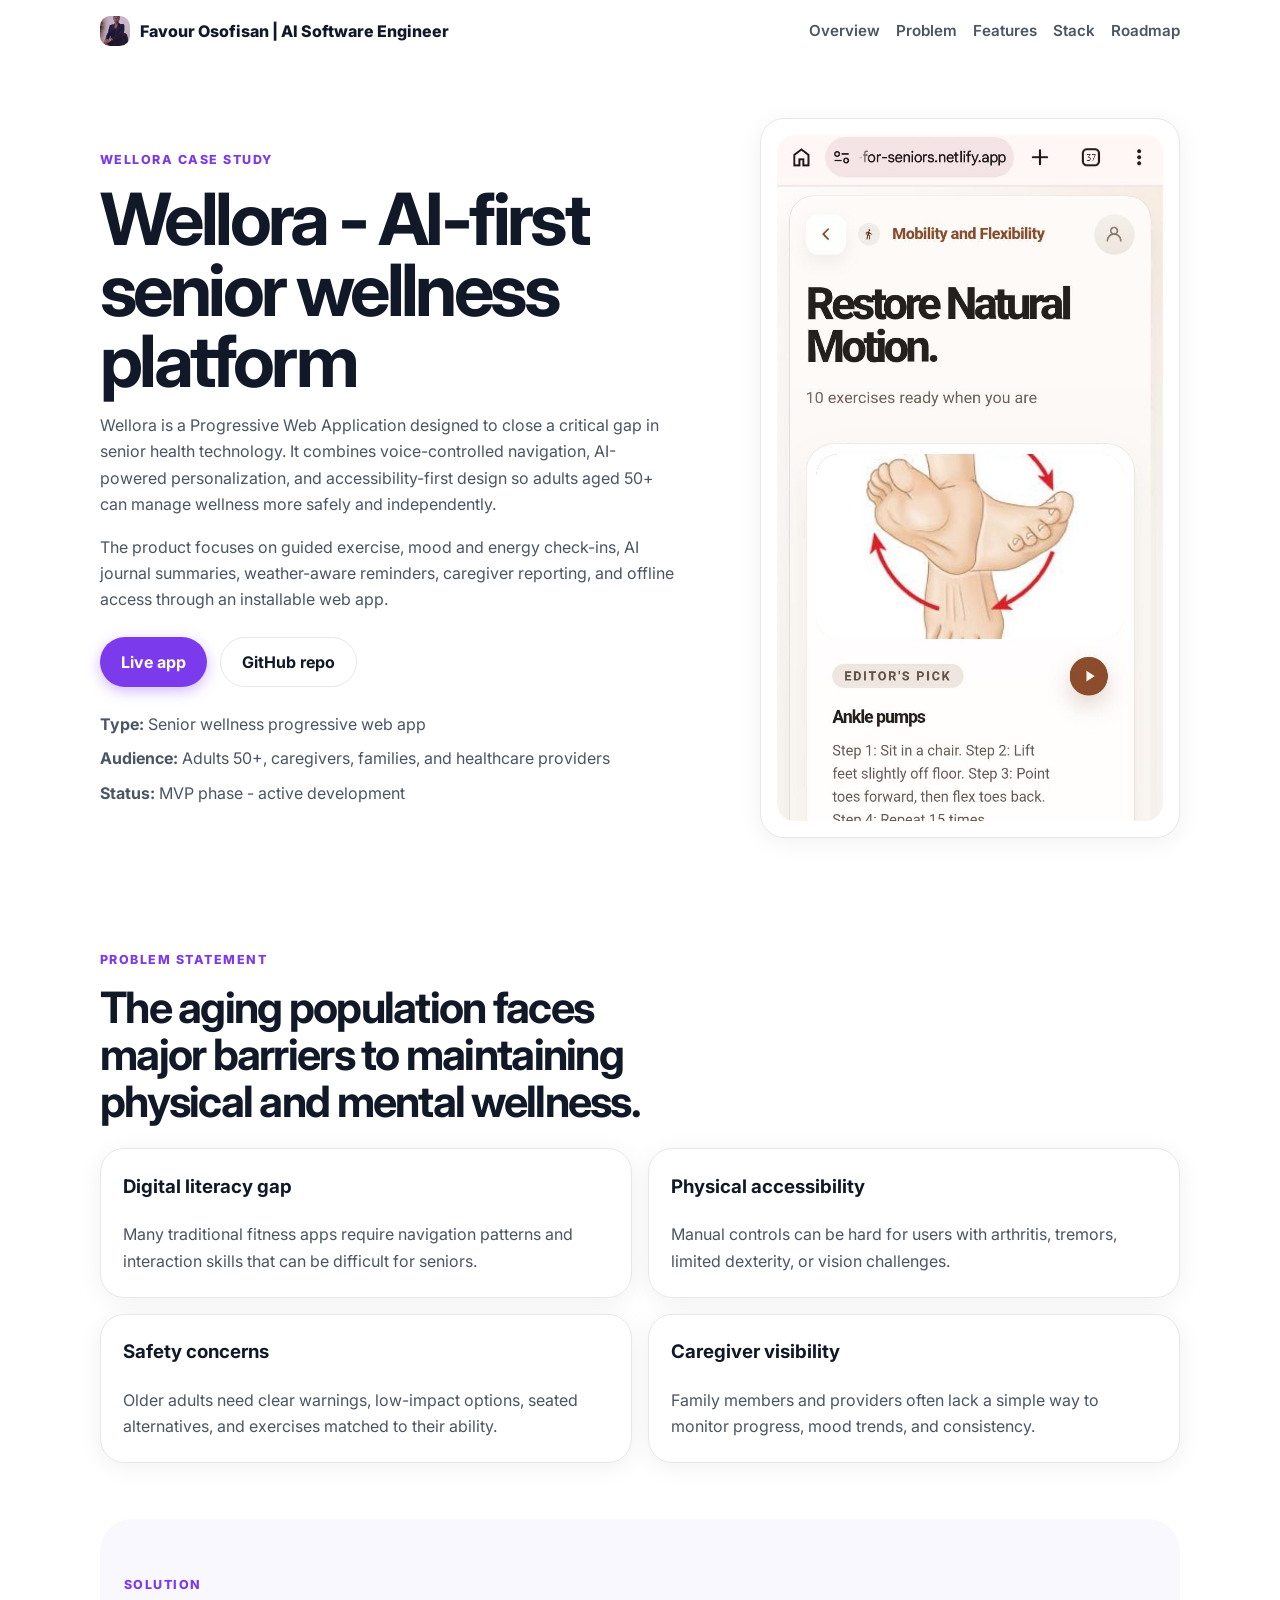
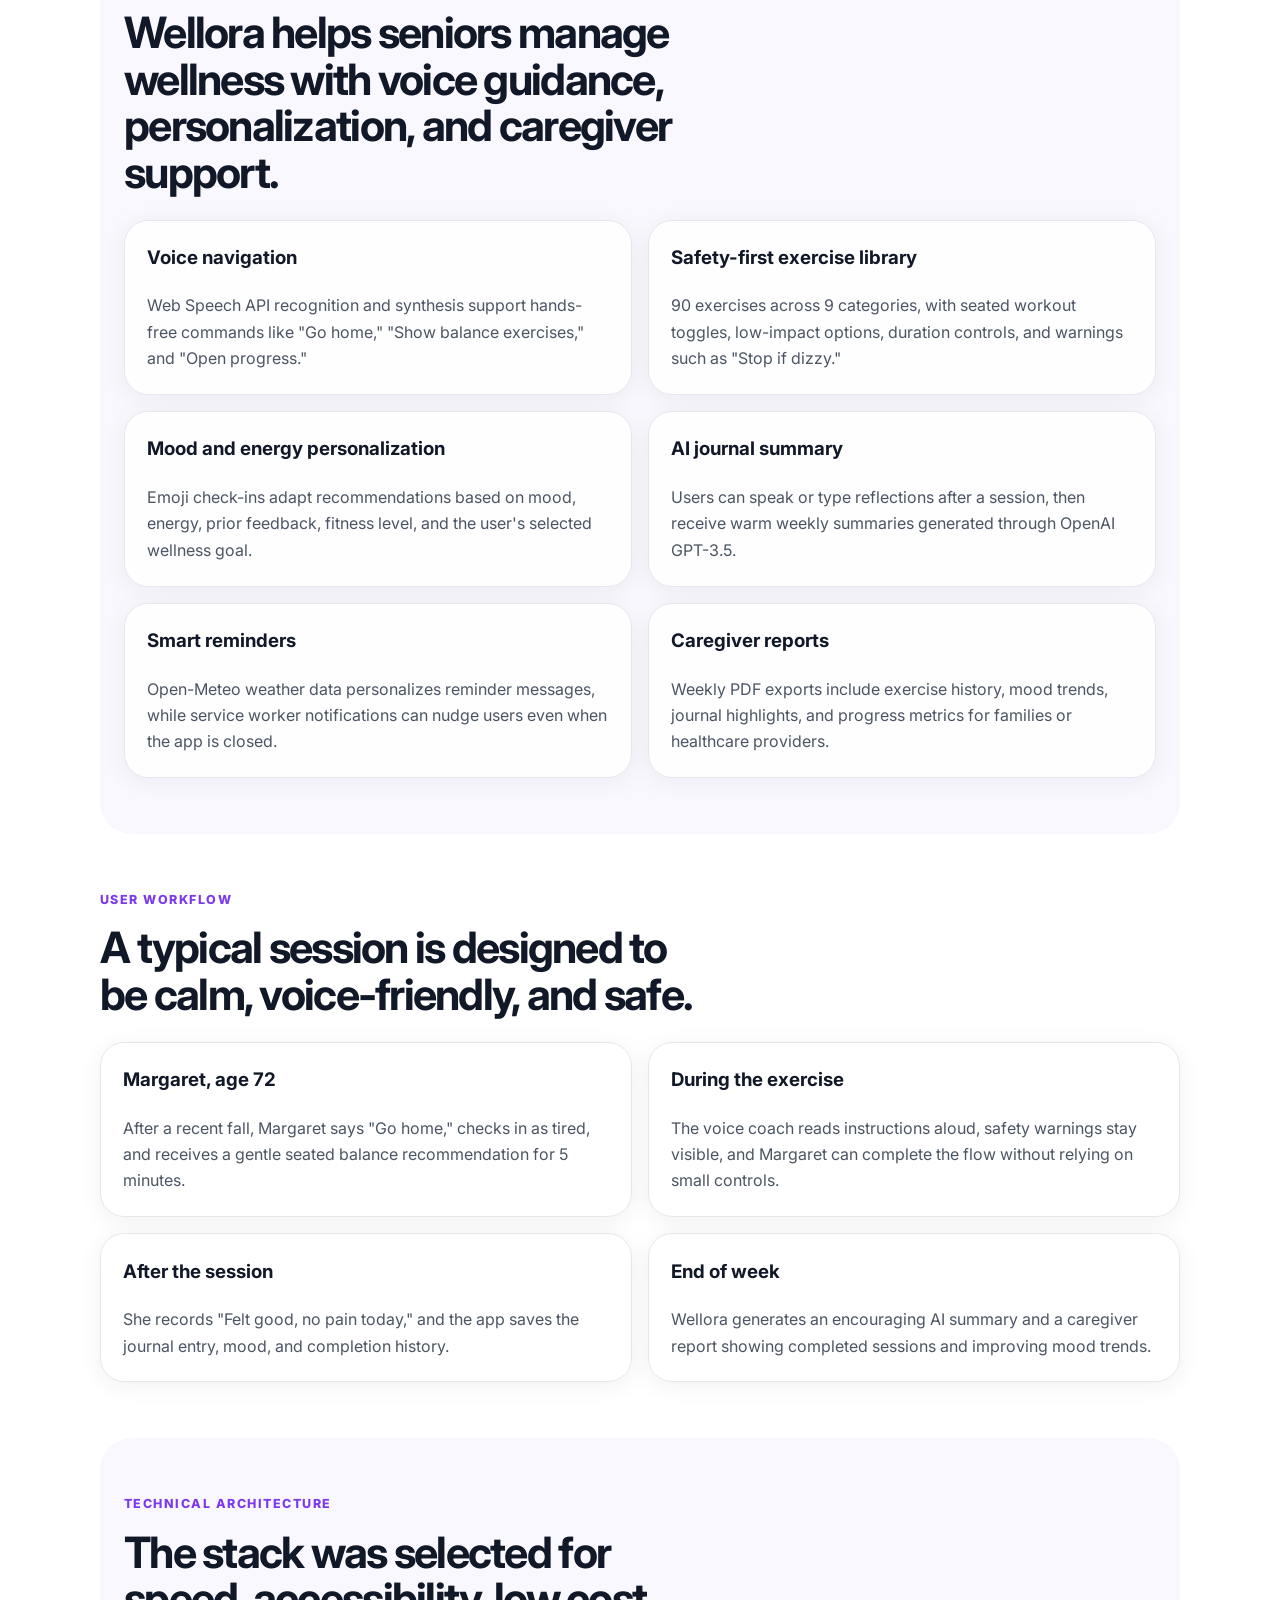
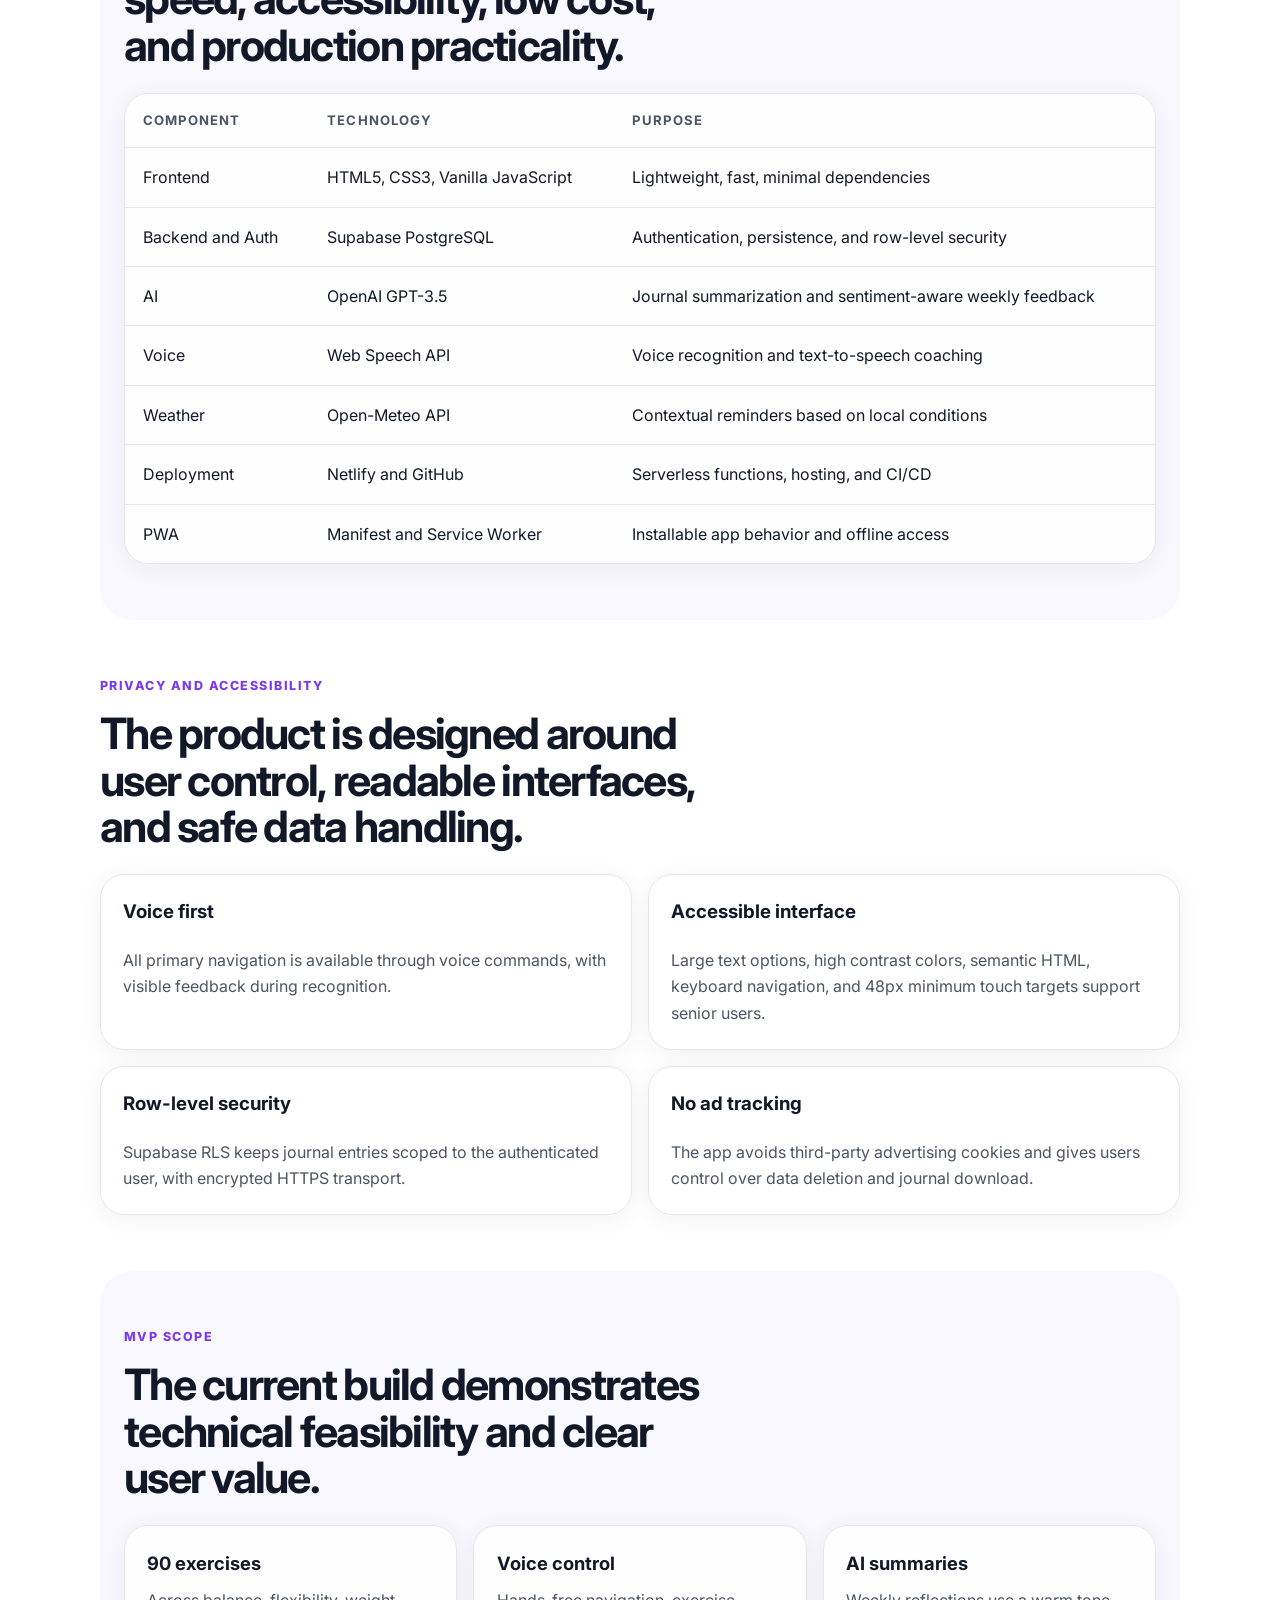
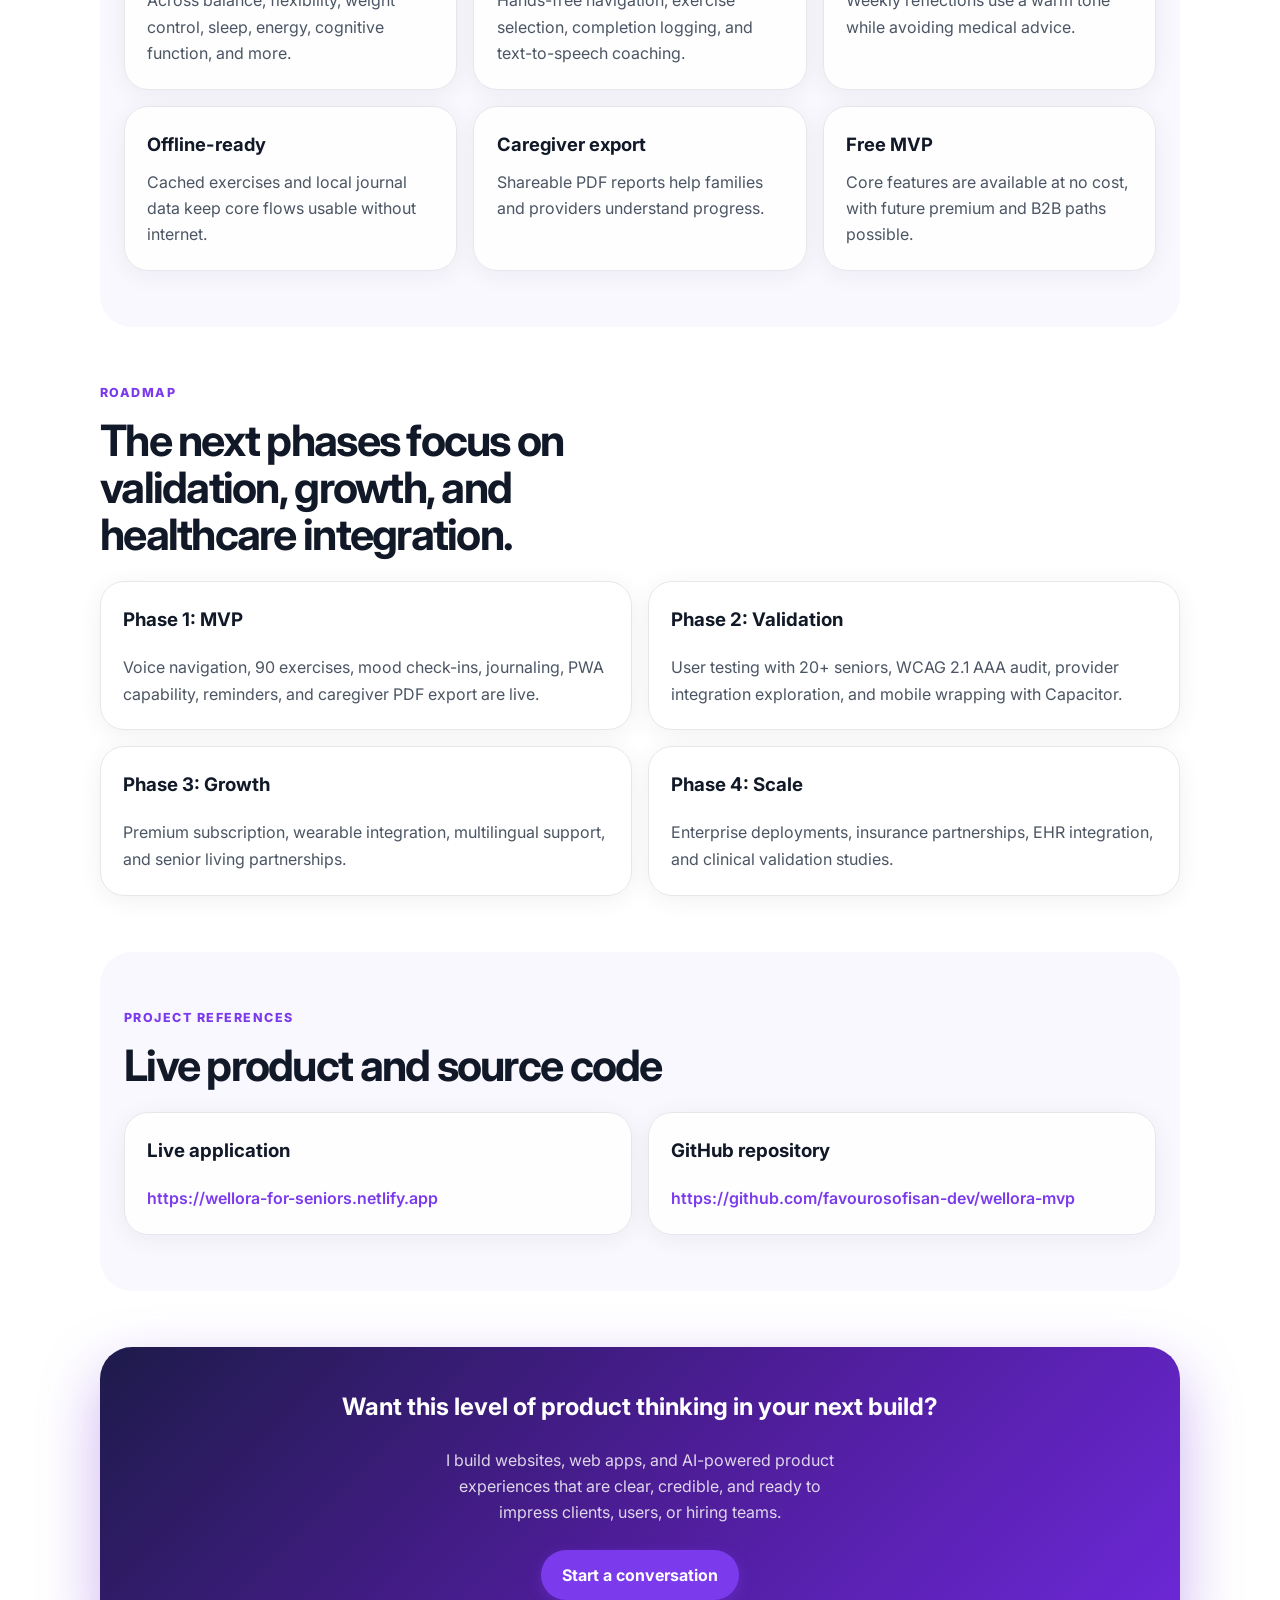
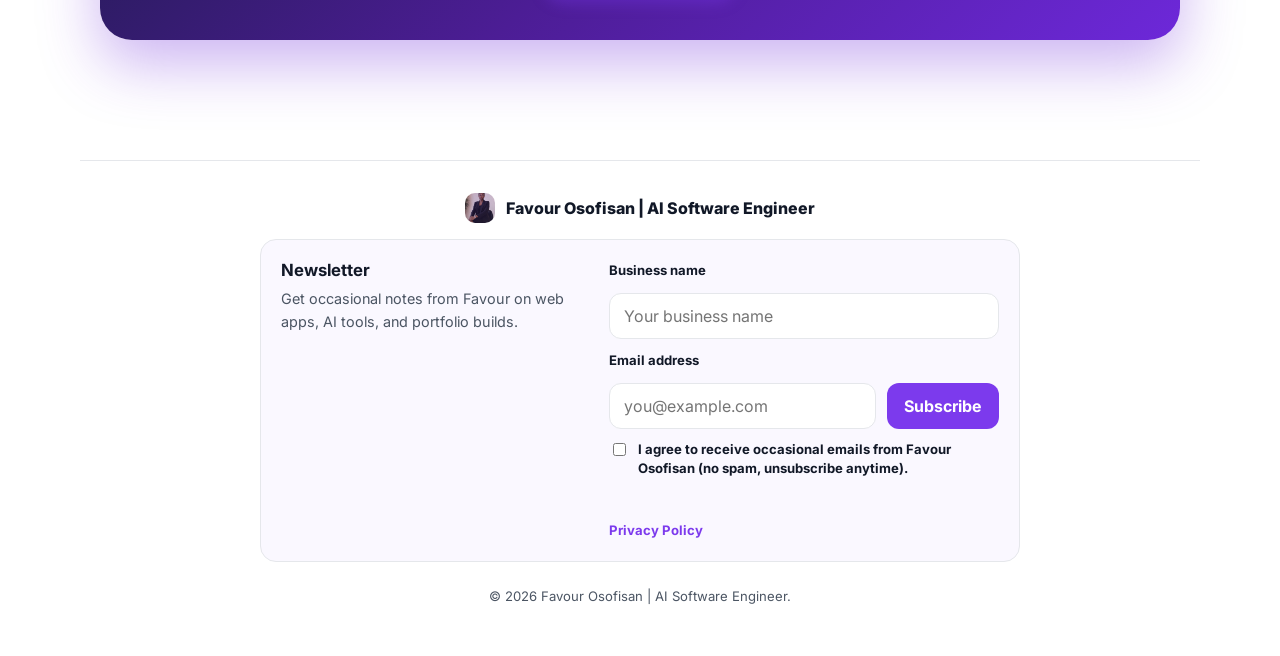
<file: wellora-case-study/index.html>
<!DOCTYPE html>
<html lang="en">
  <head>
    <meta charset="UTF-8" />
    <meta name="viewport" content="width=device-width, initial-scale=1.0" />
    <title>Wellora Case Study | Favour Osofisan</title>
    <meta
      name="description"
      content="Wellora case study: an AI-first senior wellness PWA with voice navigation, AI personalization, caregiver reports, offline support, and accessibility-first design."
    />
    <link rel="preconnect" href="https://fonts.googleapis.com" />
    <link rel="preconnect" href="https://fonts.gstatic.com" crossorigin />
    <link
      href="https://fonts.googleapis.com/css2?family=Inter:wght@400;500;600;700;800&display=swap"
      rel="stylesheet"
    />
    <link rel="icon" href="../images/new%20portfolio%20image.jpeg" />
    <link rel="stylesheet" href="style.css" />
  </head>
  <body>
    <header class="site-header">
      <a class="brand" href="../index.html">
        <span class="brand-mark brand-photo" aria-hidden="true"></span>
        <span>Favour Osofisan | AI Software Engineer</span>
      </a>
      <nav class="site-nav" aria-label="Case study navigation">
        <a href="#overview">Overview</a>
        <a href="#problem">Problem</a>
        <a href="#features">Features</a>
        <a href="#stack">Stack</a>
        <a href="#roadmap">Roadmap</a>
      </nav>
    </header>

    <main>
      <section class="hero" id="overview">
        <div class="hero-copy">
          <p class="eyebrow">Wellora Case Study</p>
          <h1>Wellora - AI-first senior wellness platform</h1>
          <p class="intro">
            Wellora is a Progressive Web Application designed to close a critical gap in senior
            health technology. It combines voice-controlled navigation, AI-powered personalization,
            and accessibility-first design so adults aged 50+ can manage wellness more safely and
            independently.
          </p>
          <p class="intro">
            The product focuses on guided exercise, mood and energy check-ins, AI journal summaries,
            weather-aware reminders, caregiver reporting, and offline access through an installable
            web app.
          </p>
          <div class="hero-actions">
            <a class="btn btn-primary" href="https://wellora-for-seniors.netlify.app" target="_blank" rel="noreferrer">Live app</a>
            <a class="btn btn-secondary" href="https://github.com/favourosofisan-dev/wellora-mvp" target="_blank" rel="noreferrer">GitHub repo</a>
          </div>
          <ul class="meta-list">
            <li><strong>Type:</strong> Senior wellness progressive web app</li>
            <li><strong>Audience:</strong> Adults 50+, caregivers, families, and healthcare providers</li>
            <li><strong>Status:</strong> MVP phase - active development</li>
          </ul>
        </div>

        <div class="hero-media card glow-card">
          <img src="../images/wellora-portfolio-image.jpeg" alt="Wellora app interface preview" />
        </div>
      </section>

      <section class="section" id="problem">
        <div class="section-heading">
          <p class="eyebrow">Problem Statement</p>
          <h2>The aging population faces major barriers to maintaining physical and mental wellness.</h2>
        </div>
        <div class="grid-two">
          <article class="card content-card glow-card">
            <h3>Digital literacy gap</h3>
            <p>Many traditional fitness apps require navigation patterns and interaction skills that can be difficult for seniors.</p>
          </article>
          <article class="card content-card glow-card">
            <h3>Physical accessibility</h3>
            <p>Manual controls can be hard for users with arthritis, tremors, limited dexterity, or vision challenges.</p>
          </article>
          <article class="card content-card glow-card">
            <h3>Safety concerns</h3>
            <p>Older adults need clear warnings, low-impact options, seated alternatives, and exercises matched to their ability.</p>
          </article>
          <article class="card content-card glow-card">
            <h3>Caregiver visibility</h3>
            <p>Family members and providers often lack a simple way to monitor progress, mood trends, and consistency.</p>
          </article>
        </div>
      </section>

      <section class="section section-tint" id="features">
        <div class="section-heading">
          <p class="eyebrow">Solution</p>
          <h2>Wellora helps seniors manage wellness with voice guidance, personalization, and caregiver support.</h2>
        </div>
        <div class="solution-grid">
          <article class="card content-card glow-card">
            <h3>Voice navigation</h3>
            <p>Web Speech API recognition and synthesis support hands-free commands like "Go home," "Show balance exercises," and "Open progress."</p>
          </article>
          <article class="card content-card glow-card">
            <h3>Safety-first exercise library</h3>
            <p>90 exercises across 9 categories, with seated workout toggles, low-impact options, duration controls, and warnings such as "Stop if dizzy."</p>
          </article>
          <article class="card content-card glow-card">
            <h3>Mood and energy personalization</h3>
            <p>Emoji check-ins adapt recommendations based on mood, energy, prior feedback, fitness level, and the user's selected wellness goal.</p>
          </article>
          <article class="card content-card glow-card">
            <h3>AI journal summary</h3>
            <p>Users can speak or type reflections after a session, then receive warm weekly summaries generated through OpenAI GPT-3.5.</p>
          </article>
          <article class="card content-card glow-card">
            <h3>Smart reminders</h3>
            <p>Open-Meteo weather data personalizes reminder messages, while service worker notifications can nudge users even when the app is closed.</p>
          </article>
          <article class="card content-card glow-card">
            <h3>Caregiver reports</h3>
            <p>Weekly PDF exports include exercise history, mood trends, journal highlights, and progress metrics for families or healthcare providers.</p>
          </article>
        </div>
      </section>

      <section class="section" id="workflow">
        <div class="section-heading">
          <p class="eyebrow">User Workflow</p>
          <h2>A typical session is designed to be calm, voice-friendly, and safe.</h2>
        </div>
        <div class="grid-two">
          <article class="card content-card glow-card">
            <h3>Margaret, age 72</h3>
            <p>After a recent fall, Margaret says "Go home," checks in as tired, and receives a gentle seated balance recommendation for 5 minutes.</p>
          </article>
          <article class="card content-card glow-card">
            <h3>During the exercise</h3>
            <p>The voice coach reads instructions aloud, safety warnings stay visible, and Margaret can complete the flow without relying on small controls.</p>
          </article>
          <article class="card content-card glow-card">
            <h3>After the session</h3>
            <p>She records "Felt good, no pain today," and the app saves the journal entry, mood, and completion history.</p>
          </article>
          <article class="card content-card glow-card">
            <h3>End of week</h3>
            <p>Wellora generates an encouraging AI summary and a caregiver report showing completed sessions and improving mood trends.</p>
          </article>
        </div>
      </section>

      <section class="section section-tint" id="stack">
        <div class="section-heading">
          <p class="eyebrow">Technical Architecture</p>
          <h2>The stack was selected for speed, accessibility, low cost, and production practicality.</h2>
        </div>
        <div class="table-card card glow-card">
          <table class="info-table">
            <thead>
              <tr>
                <th>Component</th>
                <th>Technology</th>
                <th>Purpose</th>
              </tr>
            </thead>
            <tbody>
              <tr>
                <td>Frontend</td>
                <td>HTML5, CSS3, Vanilla JavaScript</td>
                <td>Lightweight, fast, minimal dependencies</td>
              </tr>
              <tr>
                <td>Backend and Auth</td>
                <td>Supabase PostgreSQL</td>
                <td>Authentication, persistence, and row-level security</td>
              </tr>
              <tr>
                <td>AI</td>
                <td>OpenAI GPT-3.5</td>
                <td>Journal summarization and sentiment-aware weekly feedback</td>
              </tr>
              <tr>
                <td>Voice</td>
                <td>Web Speech API</td>
                <td>Voice recognition and text-to-speech coaching</td>
              </tr>
              <tr>
                <td>Weather</td>
                <td>Open-Meteo API</td>
                <td>Contextual reminders based on local conditions</td>
              </tr>
              <tr>
                <td>Deployment</td>
                <td>Netlify and GitHub</td>
                <td>Serverless functions, hosting, and CI/CD</td>
              </tr>
              <tr>
                <td>PWA</td>
                <td>Manifest and Service Worker</td>
                <td>Installable app behavior and offline access</td>
              </tr>
            </tbody>
          </table>
        </div>
      </section>

      <section class="section" id="privacy">
        <div class="section-heading">
          <p class="eyebrow">Privacy and Accessibility</p>
          <h2>The product is designed around user control, readable interfaces, and safe data handling.</h2>
        </div>
        <div class="solution-grid">
          <article class="card content-card glow-card">
            <h3>Voice first</h3>
            <p>All primary navigation is available through voice commands, with visible feedback during recognition.</p>
          </article>
          <article class="card content-card glow-card">
            <h3>Accessible interface</h3>
            <p>Large text options, high contrast colors, semantic HTML, keyboard navigation, and 48px minimum touch targets support senior users.</p>
          </article>
          <article class="card content-card glow-card">
            <h3>Row-level security</h3>
            <p>Supabase RLS keeps journal entries scoped to the authenticated user, with encrypted HTTPS transport.</p>
          </article>
          <article class="card content-card glow-card">
            <h3>No ad tracking</h3>
            <p>The app avoids third-party advertising cookies and gives users control over data deletion and journal download.</p>
          </article>
        </div>
      </section>

      <section class="section section-tint" id="results">
        <div class="section-heading">
          <p class="eyebrow">MVP Scope</p>
          <h2>The current build demonstrates technical feasibility and clear user value.</h2>
        </div>
        <div class="results-grid">
          <article class="card result-card glow-card">
            <strong>90 exercises</strong>
            <p>Across balance, flexibility, weight control, sleep, energy, cognitive function, and more.</p>
          </article>
          <article class="card result-card glow-card">
            <strong>Voice control</strong>
            <p>Hands-free navigation, exercise selection, completion logging, and text-to-speech coaching.</p>
          </article>
          <article class="card result-card glow-card">
            <strong>AI summaries</strong>
            <p>Weekly reflections use a warm tone while avoiding medical advice.</p>
          </article>
          <article class="card result-card glow-card">
            <strong>Offline-ready</strong>
            <p>Cached exercises and local journal data keep core flows usable without internet.</p>
          </article>
          <article class="card result-card glow-card">
            <strong>Caregiver export</strong>
            <p>Shareable PDF reports help families and providers understand progress.</p>
          </article>
          <article class="card result-card glow-card">
            <strong>Free MVP</strong>
            <p>Core features are available at no cost, with future premium and B2B paths possible.</p>
          </article>
        </div>
      </section>

      <section class="section" id="roadmap">
        <div class="section-heading">
          <p class="eyebrow">Roadmap</p>
          <h2>The next phases focus on validation, growth, and healthcare integration.</h2>
        </div>
        <div class="grid-two">
          <article class="card content-card glow-card">
            <h3>Phase 1: MVP</h3>
            <p>Voice navigation, 90 exercises, mood check-ins, journaling, PWA capability, reminders, and caregiver PDF export are live.</p>
          </article>
          <article class="card content-card glow-card">
            <h3>Phase 2: Validation</h3>
            <p>User testing with 20+ seniors, WCAG 2.1 AAA audit, provider integration exploration, and mobile wrapping with Capacitor.</p>
          </article>
          <article class="card content-card glow-card">
            <h3>Phase 3: Growth</h3>
            <p>Premium subscription, wearable integration, multilingual support, and senior living partnerships.</p>
          </article>
          <article class="card content-card glow-card">
            <h3>Phase 4: Scale</h3>
            <p>Enterprise deployments, insurance partnerships, EHR integration, and clinical validation studies.</p>
          </article>
        </div>
      </section>

      <section class="section section-tint" id="links">
        <div class="section-heading">
          <p class="eyebrow">Project References</p>
          <h2>Live product and source code</h2>
        </div>
        <div class="grid-two">
          <article class="card content-card glow-card">
            <h3>Live application</h3>
            <p><a class="text-link" href="https://wellora-for-seniors.netlify.app" target="_blank" rel="noreferrer">https://wellora-for-seniors.netlify.app</a></p>
          </article>
          <article class="card content-card glow-card">
            <h3>GitHub repository</h3>
            <p><a class="text-link" href="https://github.com/favourosofisan-dev/wellora-mvp" target="_blank" rel="noreferrer">https://github.com/favourosofisan-dev/wellora-mvp</a></p>
          </article>
        </div>
      </section>

      <section class="cta">
        <div class="cta-card">
          <h2>Want this level of product thinking in your next build?</h2>
          <p>
            I build websites, web apps, and AI-powered product experiences that are clear, credible,
            and ready to impress clients, users, or hiring teams.
          </p>
          <a class="btn btn-primary" href="../index.html#contact">Start a conversation</a>
        </div>
      </section>
    </main>

    <footer class="site-footer">
      <a class="brand brand--footer" href="../index.html">
        <span class="brand-mark brand-photo" aria-hidden="true"></span>
        <span>Favour Osofisan | AI Software Engineer</span>
      </a>
      <section class="footer-newsletter" aria-labelledby="footer-newsletter-title">
        <div>
          <h2 id="footer-newsletter-title">Newsletter</h2>
          <p>Get occasional notes from Favour on web apps, AI tools, and portfolio builds.</p>
        </div>
        <form class="footer-newsletter-form" data-newsletter-form>
          <label for="footer-newsletter-business">Business name</label>
          <input class="newsletter-text-input" id="footer-newsletter-business" name="business_name" type="text" autocomplete="organization" placeholder="Your business name" />
          <label for="footer-newsletter-email">Email address</label>
          <div class="footer-newsletter-row">
            <input id="footer-newsletter-email" name="email" type="email" autocomplete="email" placeholder="you@example.com" required />
            <button type="submit">Subscribe</button>
          </div>
          <label class="consent-check" for="footer-newsletter-consent">
            <input id="footer-newsletter-consent" name="consent" type="checkbox" value="I agree to receive occasional emails from Favour Osofisan (no spam, unsubscribe anytime)." required />
            <span>I agree to receive occasional emails from Favour Osofisan (no spam, unsubscribe anytime).</span>
          </label>
          <p class="newsletter-message" data-newsletter-message role="status" aria-live="polite"></p>
          <a class="privacy-link" href="../privacy.html">Privacy Policy</a>
        </form>
      </section>
      <p>&copy; <span id="year"></span> Favour Osofisan | AI Software Engineer.</p>
    </footer>

    <script src="../supabase-config.js"></script>
    <script src="script.js"></script>
    <script>
      // Year
      const yr = document.getElementById('year');
      if (yr) yr.textContent = new Date().getFullYear();

      // Glow card spotlight tracker
      document.querySelectorAll('.glow-card').forEach(card => {
        card.addEventListener('mousemove', e => {
          const rect = card.getBoundingClientRect();
          card.style.setProperty('--mouse-x', (e.clientX - rect.left) + 'px');
          card.style.setProperty('--mouse-y', (e.clientY - rect.top) + 'px');
        });
      });
    </script>
  </body>
</html>
</file>
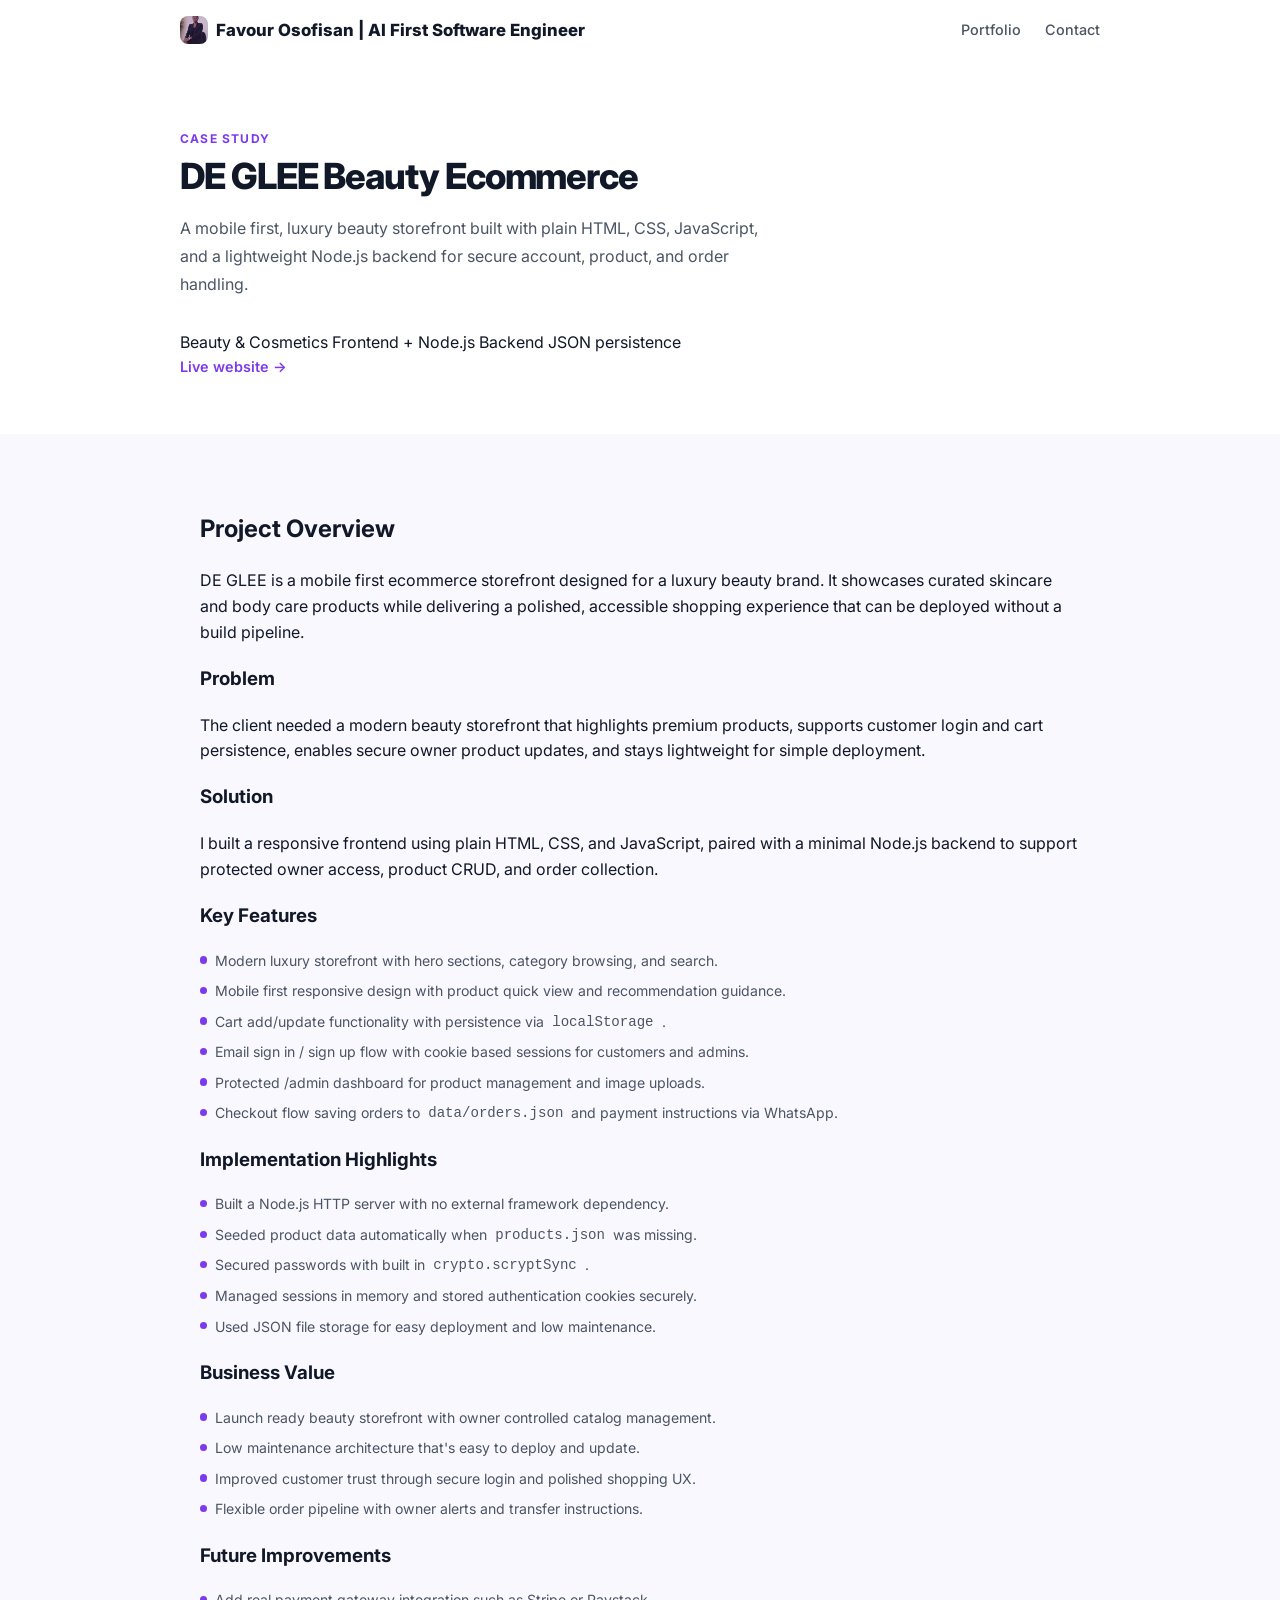
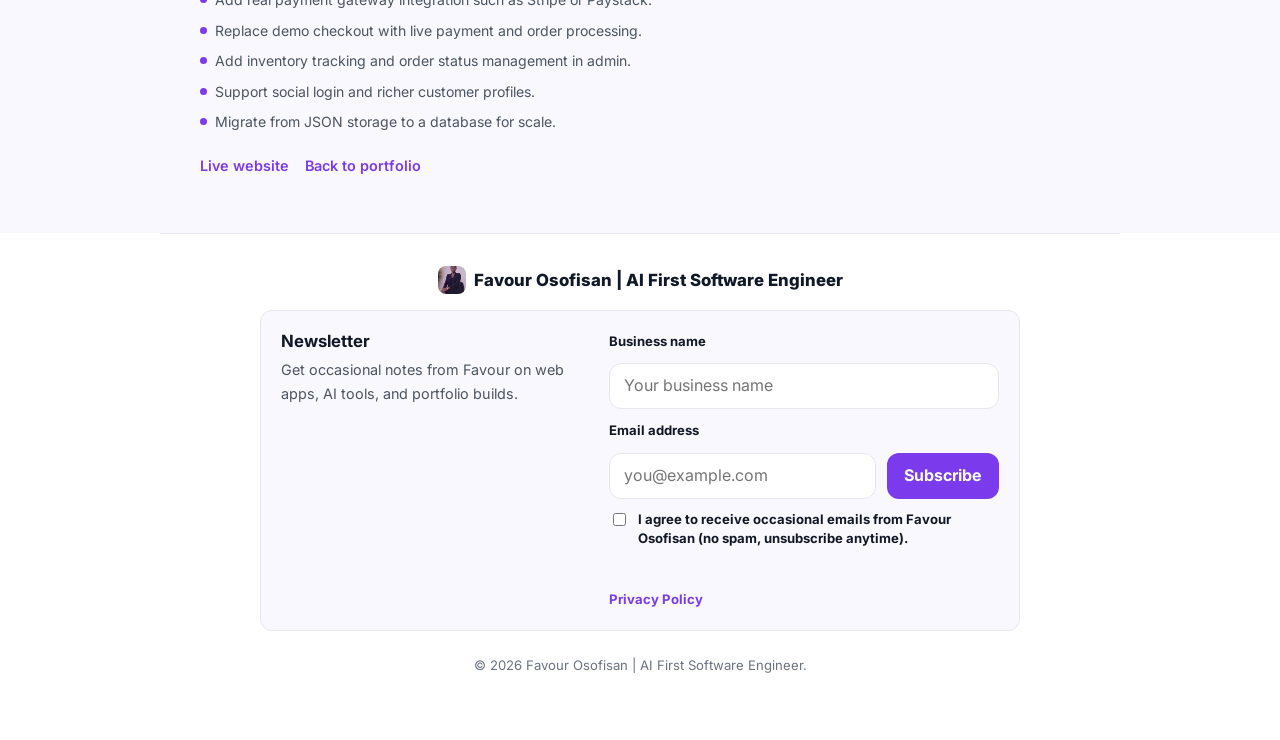
<file: de-glee-case-study.html>
<!DOCTYPE html>
<html lang="en">
  <head>
    <meta charset="UTF-8" />
    <meta name="viewport" content="width=device-width, initial-scale=1.0" />
    <title>DE GLEE Beauty Ecommerce Case Study</title>
    <meta
      name="description"
      content="DE GLEE Beauty Ecommerce case study: a mobile-first beauty storefront with secure customer auth, cart persistence, and admin product management."
    />
    <link rel="preconnect" href="https://fonts.googleapis.com" />
    <link rel="preconnect" href="https://fonts.gstatic.com" crossorigin />
    <link
      href="https://fonts.googleapis.com/css2?family=Inter:wght@400;500;600;700;800&display=swap"
      rel="stylesheet"
    />
    <link rel="icon" href="images/new%20portfolio%20image.jpeg" />
    <link rel="stylesheet" href="style.css" />
  </head>
  <body>
    <header class="site-header">
      <a class="brand" href="index.html" aria-label="Home">
        <span class="brand-icon brand-photo" aria-hidden="true"></span>
        <span class="brand-text">Favour Osofisan | AI First Software Engineer</span>
      </a>
      <button class="menu-toggle" type="button" aria-expanded="false" aria-controls="site-nav" aria-label="Open menu">
        <span></span>
        <span></span>
        <span></span>
      </button>
      <nav class="site-nav" id="site-nav">
        <a href="index.html#work">Portfolio</a>
        <a href="index.html#contact">Contact</a>
      </nav>
    </header>

    <main>
      <section class="section" id="case-study-hero">
        <div class="section-inner">
          <p class="section-label">Case Study</p>
          <h1 class="section-title">DE GLEE Beauty Ecommerce</h1>
          <p class="section-lead">
            A mobile first, luxury beauty storefront built with plain HTML, CSS, JavaScript,
            and a lightweight Node.js backend for secure account, product, and order handling.
          </p>
          <div class="project-meta">
            <span>Beauty &amp; Cosmetics</span>
            <span>Frontend + Node.js Backend</span>
            <span>JSON persistence</span>
          </div>
          <div class="project-links">
            <a class="link-primary" href="https://de-glee-website.vercel.app/" target="_blank" rel="noreferrer">Live website →</a>
          </div>
        </div>
      </section>

      <section class="section section-tint">
        <div class="section-inner">
          <h2>Project Overview</h2>
          <p>
            DE GLEE is a mobile first ecommerce storefront designed for a luxury beauty brand.
            It showcases curated skincare and body care products while delivering a polished,
            accessible shopping experience that can be deployed without a build pipeline.
          </p>

          <h3>Problem</h3>
          <p>
            The client needed a modern beauty storefront that highlights premium products,
            supports customer login and cart persistence, enables secure owner product updates,
            and stays lightweight for simple deployment.
          </p>

          <h3>Solution</h3>
          <p>
            I built a responsive frontend using plain HTML, CSS, and JavaScript, paired with
            a minimal Node.js backend to support protected owner access, product CRUD, and
            order collection.
          </p>

          <h3>Key Features</h3>
          <ul class="check-list">
            <li>Modern luxury storefront with hero sections, category browsing, and search.</li>
            <li>Mobile first responsive design with product quick view and recommendation guidance.</li>
            <li>Cart add/update functionality with persistence via <code>localStorage</code>.</li>
            <li>Email sign in / sign up flow with cookie based sessions for customers and admins.</li>
            <li>Protected /admin dashboard for product management and image uploads.</li>
            <li>Checkout flow saving orders to <code>data/orders.json</code> and payment instructions via WhatsApp.</li>
          </ul>

          <h3>Implementation Highlights</h3>
          <ul class="check-list">
            <li>Built a Node.js HTTP server with no external framework dependency.</li>
            <li>Seeded product data automatically when <code>products.json</code> was missing.</li>
            <li>Secured passwords with built in <code>crypto.scryptSync</code>.</li>
            <li>Managed sessions in memory and stored authentication cookies securely.</li>
            <li>Used JSON file storage for easy deployment and low maintenance.
          </li>
          </ul>

          <h3>Business Value</h3>
          <ul class="check-list">
            <li>Launch ready beauty storefront with owner controlled catalog management.</li>
            <li>Low maintenance architecture that's easy to deploy and update.</li>
            <li>Improved customer trust through secure login and polished shopping UX.</li>
            <li>Flexible order pipeline with owner alerts and transfer instructions.
          </li>
          </ul>

          <h3>Future Improvements</h3>
          <ul class="check-list">
            <li>Add real payment gateway integration such as Stripe or Paystack.</li>
            <li>Replace demo checkout with live payment and order processing.</li>
            <li>Add inventory tracking and order status management in admin.</li>
            <li>Support social login and richer customer profiles.</li>
            <li>Migrate from JSON storage to a database for scale.</li>
          </ul>

          <div class="project-links">
            <a class="link-primary" href="https://de-glee-website.vercel.app/" target="_blank" rel="noreferrer">Live website</a>
            <a class="link-primary" href="index.html#work">Back to portfolio</a>
          </div>
        </div>
      </section>
    </main>

    <footer class="site-footer">
      <a class="brand brand--footer" href="index.html">
        <span class="brand-icon brand-photo" aria-hidden="true"></span>
        <span class="brand-text">Favour Osofisan | AI First Software Engineer</span>
      </a>
      <section class="footer-newsletter" aria-labelledby="footer-newsletter-title">
        <div>
          <h2 id="footer-newsletter-title">Newsletter</h2>
          <p>Get occasional notes from Favour on web apps, AI tools, and portfolio builds.</p>
        </div>
        <form class="footer-newsletter-form" data-newsletter-form>
          <label for="footer-newsletter-business">Business name</label>
          <input class="newsletter-text-input" id="footer-newsletter-business" name="business_name" type="text" autocomplete="organization" placeholder="Your business name" />
          <label for="footer-newsletter-email">Email address</label>
          <div class="footer-newsletter-row">
            <input id="footer-newsletter-email" name="email" type="email" autocomplete="email" placeholder="you@example.com" required />
            <button type="submit">Subscribe</button>
          </div>
          <label class="consent-check" for="footer-newsletter-consent">
            <input id="footer-newsletter-consent" name="consent" type="checkbox" value="I agree to receive occasional emails from Favour Osofisan (no spam, unsubscribe anytime)." required />
            <span>I agree to receive occasional emails from Favour Osofisan (no spam, unsubscribe anytime).</span>
          </label>
          <p class="newsletter-message" data-newsletter-message role="status" aria-live="polite"></p>
          <a class="privacy-link" href="privacy.html">Privacy Policy</a>
        </form>
      </section>
      <p>&copy; <span id="year"></span> Favour Osofisan | AI First Software Engineer.</p>
    </footer>

    <script src="supabase-config.js"></script>
    <script src="script.js"></script>
    <script>
      const yr = document.getElementById('year');
      if (yr) yr.textContent = new Date().getFullYear();
      document.querySelectorAll('.glow-card').forEach(card => {
        card.addEventListener('mousemove', e => {
          const rect = card.getBoundingClientRect();
          card.style.setProperty('--mouse-x', (e.clientX - rect.left) + 'px');
          card.style.setProperty('--mouse-y', (e.clientY - rect.top) + 'px');
        });
      });
    </script>
  </body>
</html>
</file>
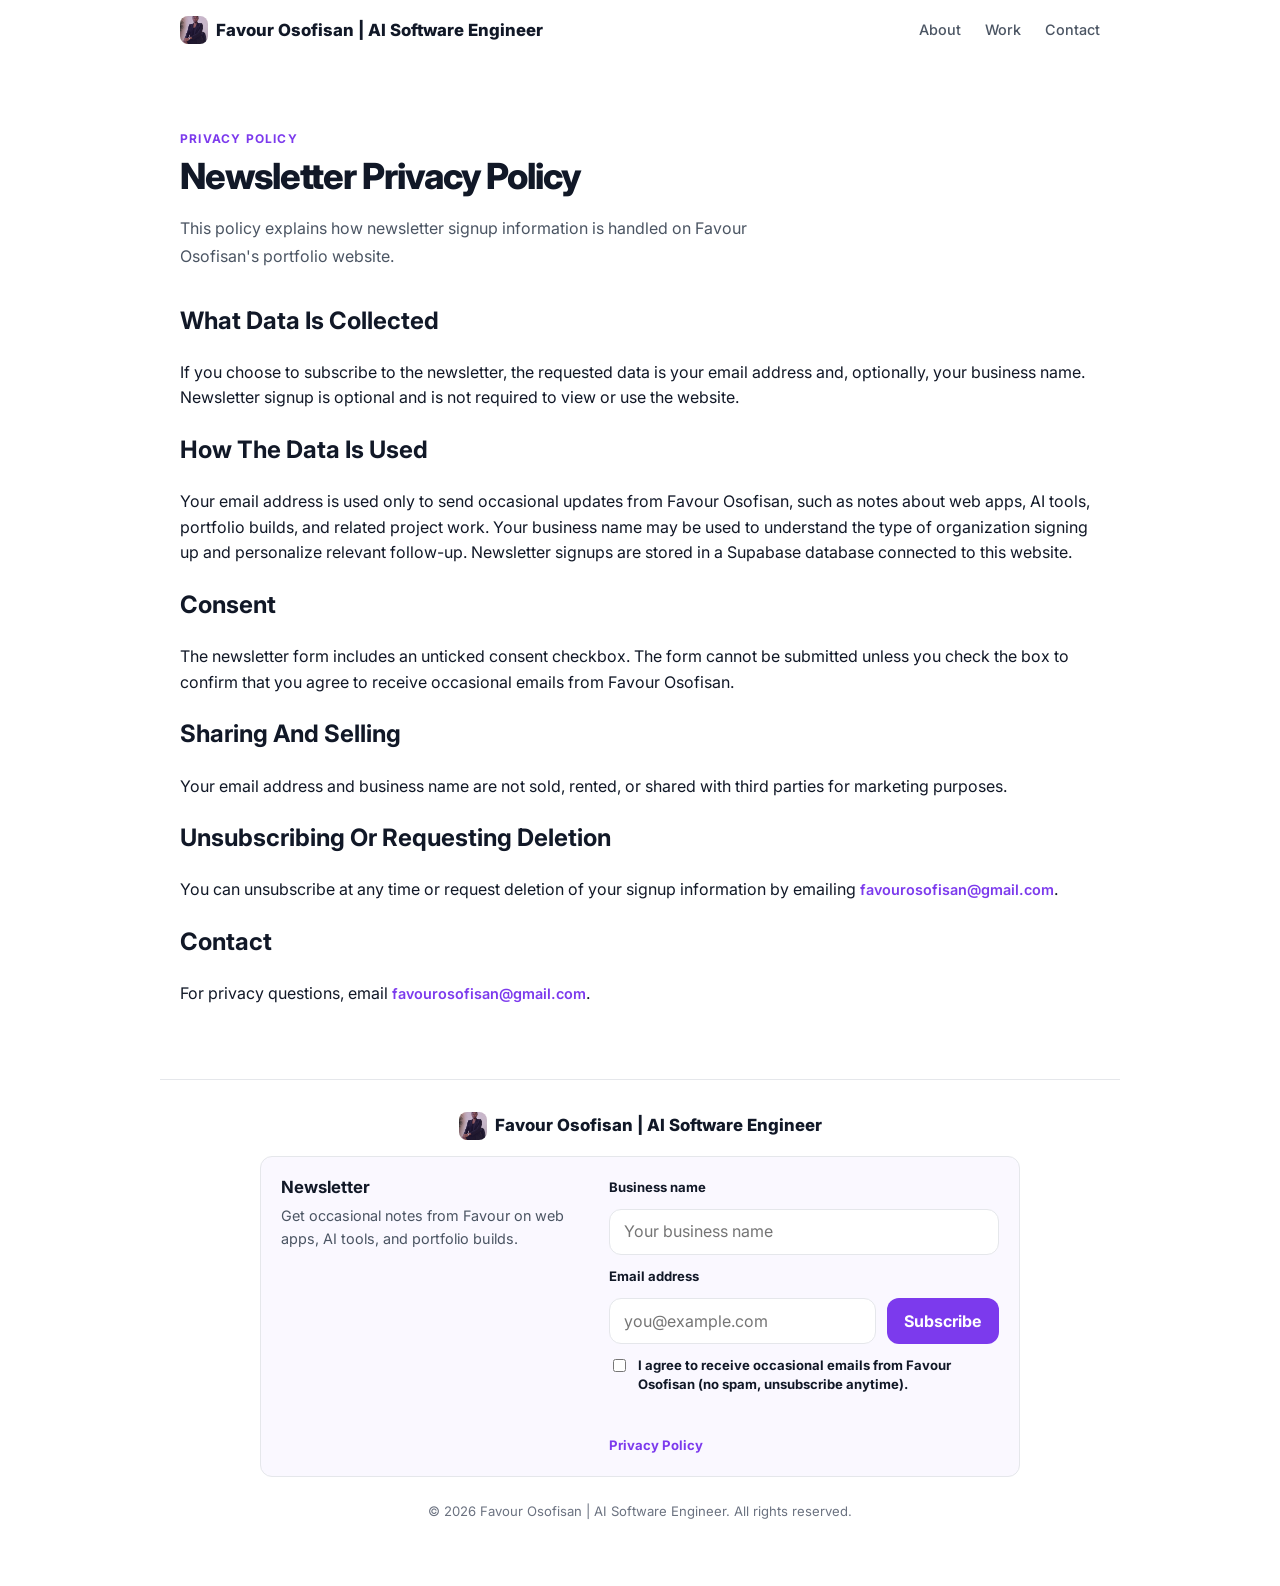
<file: privacy.html>
﻿<!DOCTYPE html>
<html lang="en">
  <head>
    <meta charset="UTF-8" />
    <meta name="viewport" content="width=device-width, initial-scale=1.0" />
    <title>Privacy Policy | Favour Osofisan</title>
    <meta
      name="description"
      content="Privacy policy for Favour Osofisan's portfolio newsletter."
    />
    <link rel="preconnect" href="https://fonts.googleapis.com" />
    <link rel="preconnect" href="https://fonts.gstatic.com" crossorigin />
    <link
      href="https://fonts.googleapis.com/css2?family=Inter:wght@400;500;600;700;800&display=swap"
      rel="stylesheet"
    />
    <link rel="icon" href="images/new%20portfolio%20image.jpeg" />
    <link rel="stylesheet" href="style.css" />
  </head>
  <body>
    <header class="site-header">
      <a class="brand" href="index.html#hero" aria-label="Home">
        <span class="brand-icon brand-photo" aria-hidden="true"></span>
        <span class="brand-text">Favour Osofisan | AI Software Engineer</span>
      </a>
      <button class="menu-toggle" type="button" aria-expanded="false" aria-controls="site-nav" aria-label="Open menu">
        <span></span>
        <span></span>
        <span></span>
      </button>
      <nav class="site-nav" id="site-nav">
        <a href="index.html#about">About</a>
        <a href="index.html#work">Work</a>
        <a href="index.html#contact">Contact</a>
      </nav>
    </header>

    <main>
      <section class="section" id="privacy-policy">
        <div class="section-inner">
          <p class="section-label">Privacy Policy</p>
          <h1 class="section-title">Newsletter Privacy Policy</h1>
          <p class="section-lead">
            This policy explains how newsletter signup information is handled on Favour
            Osofisan's portfolio website.
          </p>

          <h2>What Data Is Collected</h2>
          <p>
            If you choose to subscribe to the newsletter, the requested data is your email
            address and, optionally, your business name. Newsletter signup is optional and is
            not required to view or use the website.
          </p>

          <h2>How The Data Is Used</h2>
          <p>
            Your email address is used only to send occasional updates from Favour Osofisan,
            such as notes about web apps, AI tools, portfolio builds, and related project work.
            Your business name may be used to understand the type of organization signing up
            and personalize relevant follow-up. Newsletter signups are stored in a Supabase
            database connected to this website.
          </p>

          <h2>Consent</h2>
          <p>
            The newsletter form includes an unticked consent checkbox. The form cannot be
            submitted unless you check the box to confirm that you agree to receive occasional
            emails from Favour Osofisan.
          </p>

          <h2>Sharing And Selling</h2>
          <p>
            Your email address and business name are not sold, rented, or shared with third
            parties for marketing purposes.
          </p>

          <h2>Unsubscribing Or Requesting Deletion</h2>
          <p>
            You can unsubscribe at any time or request deletion of your signup information by
            emailing <a class="link-primary" href="mailto:favourosofisan@gmail.com">favourosofisan@gmail.com</a>.
          </p>

          <h2>Contact</h2>
          <p>
            For privacy questions, email
            <a class="link-primary" href="mailto:favourosofisan@gmail.com">favourosofisan@gmail.com</a>.
          </p>
        </div>
      </section>
    </main>

    <footer class="site-footer">
      <a class="brand brand--footer" href="index.html#hero">
        <span class="brand-icon brand-photo" aria-hidden="true"></span>
        <span class="brand-text">Favour Osofisan | AI Software Engineer</span>
      </a>
      <section class="footer-newsletter" aria-labelledby="footer-newsletter-title">
        <div>
          <h2 id="footer-newsletter-title">Newsletter</h2>
          <p>Get occasional notes from Favour on web apps, AI tools, and portfolio builds.</p>
        </div>
        <form class="footer-newsletter-form" data-newsletter-form>
          <label for="footer-newsletter-business">Business name</label>
          <input class="newsletter-text-input" id="footer-newsletter-business" name="business_name" type="text" autocomplete="organization" placeholder="Your business name" />
          <label for="footer-newsletter-email">Email address</label>
          <div class="footer-newsletter-row">
            <input id="footer-newsletter-email" name="email" type="email" autocomplete="email" placeholder="you@example.com" required />
            <button type="submit">Subscribe</button>
          </div>
          <label class="consent-check" for="footer-newsletter-consent">
            <input id="footer-newsletter-consent" name="consent" type="checkbox" value="I agree to receive occasional emails from Favour Osofisan (no spam, unsubscribe anytime)." required />
            <span>I agree to receive occasional emails from Favour Osofisan (no spam, unsubscribe anytime).</span>
          </label>
          <p class="newsletter-message" data-newsletter-message role="status" aria-live="polite"></p>
          <a class="privacy-link" href="privacy.html">Privacy Policy</a>
        </form>
      </section>
      <p>&copy; <span id="year"></span> Favour Osofisan | AI Software Engineer. All rights reserved.</p>
    </footer>

    <script src="supabase-config.js"></script>
    <script src="script.js"></script>
  </body>
</html>
</file>
<file: wellora-case-study/style.css>
:root {
  --bg: #ffffff;
  --surface: #ffffff;
  --surface-soft: #faf8ff;
  --text: #111827;
  --text-muted: #4b5563;
  --accent: #7c3aed;
  --accent-dark: #6d28d9;
  --border: #e5e7eb;
  --shadow: 0 4px 24px rgba(17, 24, 39, 0.06);
  --radius: 24px;
  --radius-sm: 16px;
  --max-width: 1120px;
}

*,
*::before,
*::after {
  box-sizing: border-box;
}

html {
  scroll-behavior: smooth;
}

body {
  margin: 0;
  font-family: "Inter", system-ui, sans-serif;
  background: var(--bg);
  color: var(--text);
  line-height: 1.65;
}

a {
  color: inherit;
  text-decoration: none;
}

img {
  display: block;
  max-width: 100%;
}

.site-header {
  position: sticky;
  top: 0;
  z-index: 20;
  display: flex;
  align-items: center;
  justify-content: space-between;
  gap: 1rem;
  max-width: var(--max-width);
  margin: 0 auto;
  padding: 1rem 1.25rem;
  background: rgba(255, 255, 255, 0.92);
  backdrop-filter: blur(14px);
}

.brand {
  display: inline-flex;
  align-items: center;
  gap: 0.65rem;
  font-weight: 800;
}

.brand-mark {
  width: 30px;
  height: 30px;
  border-radius: 10px;
  background: linear-gradient(135deg, var(--accent), #a78bfa);
}

.brand-photo {
  background-image: linear-gradient(135deg, rgba(124, 58, 237, 0.18), rgba(167, 139, 250, 0.18)), url("../images/new portfolio image.jpeg");
  background-size: cover;
  background-position: center;
}

.site-nav {
  display: flex;
  flex-wrap: wrap;
  gap: 1rem;
}

.site-nav a {
  color: var(--text-muted);
  font-size: 0.95rem;
  font-weight: 600;
}

main {
  max-width: var(--max-width);
  margin: 0 auto;
  padding: 0 1.25rem 4rem;
}

.hero,
.section,
.cta {
  padding: 3.5rem 0;
}

.hero {
  display: grid;
  gap: 2rem;
  align-items: center;
}

.eyebrow {
  margin: 0 0 0.85rem;
  color: var(--accent);
  font-size: 0.78rem;
  font-weight: 800;
  letter-spacing: 0.12em;
  text-transform: uppercase;
}

h1,
h2,
h3 {
  margin-top: 0;
}

h1 {
  margin-bottom: 1rem;
  font-size: clamp(2.2rem, 6vw, 4.5rem);
  line-height: 0.98;
  letter-spacing: -0.05em;
  max-width: 11ch;
}

.intro {
  max-width: 58ch;
  color: var(--text-muted);
  font-size: 1rem;
}

.hero-actions {
  display: flex;
  flex-wrap: wrap;
  gap: 0.85rem;
  margin: 1.5rem 0;
}

.btn {
  display: inline-flex;
  align-items: center;
  justify-content: center;
  min-height: 50px;
  padding: 0 1.3rem;
  border-radius: 999px;
  font-weight: 700;
  transition: transform 0.2s ease, background 0.2s ease;
}

.btn:hover {
  transform: translateY(-1px);
}

.btn-primary {
  background: var(--accent);
  color: #fff;
  box-shadow: 0 4px 14px rgba(124, 58, 237, 0.35);
}

.btn-primary:hover {
  background: var(--accent-dark);
}

.btn-secondary {
  background: var(--surface);
  border: 1px solid var(--border);
}

.meta-list {
  display: grid;
  gap: 0.5rem;
  padding: 0;
  margin: 0;
  list-style: none;
  color: var(--text-muted);
}

.card {
  background: rgba(255, 255, 255, 0.88);
  border: 1px solid var(--border);
  border-radius: var(--radius);
  box-shadow: var(--shadow);
}

.hero-media {
  padding: 1rem;
}

.hero-media img {
  width: 100%;
  border-radius: calc(var(--radius) - 6px);
  aspect-ratio: 9 / 16;
  object-fit: cover;
  object-position: top center;
}

.section-tint {
  background: var(--surface-soft);
  border-radius: 32px;
  padding-left: 1.5rem;
  padding-right: 1.5rem;
}

.section-heading {
  max-width: 60ch;
  margin-bottom: 1.5rem;
}

.section-heading h2 {
  margin-bottom: 0;
  font-size: clamp(1.6rem, 4vw, 2.7rem);
  line-height: 1.08;
  letter-spacing: -0.04em;
}

.grid-two,
.solution-grid,
.process-list,
.results-grid {
  display: grid;
  gap: 1rem;
}

.table-card {
  overflow: hidden;
}

.info-table {
  width: 100%;
  border-collapse: collapse;
}

.info-table th,
.info-table td {
  padding: 1rem 1.1rem;
  text-align: left;
  vertical-align: top;
  border-bottom: 1px solid var(--border);
}

.info-table th {
  font-size: 0.82rem;
  letter-spacing: 0.08em;
  text-transform: uppercase;
  color: var(--text-muted);
}

.info-table tbody tr:last-child td {
  border-bottom: 0;
}

.result-card {
  padding: 1.4rem;
}

.result-card strong {
  display: block;
  margin-bottom: 0.55rem;
  font-size: 1.15rem;
}

.result-card p {
  margin: 0;
  color: var(--text-muted);
}

.text-link {
  color: var(--accent);
  font-weight: 600;
  word-break: break-word;
}

.content-card,
.process-card {
  padding: 1.4rem;
}

.content-card p,
.process-card p {
  margin-bottom: 0;
  color: var(--text-muted);
}

.step {
  display: inline-flex;
  margin-bottom: 0.8rem;
  color: var(--accent);
  font-size: 0.8rem;
  font-weight: 800;
  letter-spacing: 0.1em;
}

.cta-card {
  padding: 2.5rem 1.5rem;
  border-radius: 32px;
  text-align: center;
  background: linear-gradient(135deg, #1e1b4b 0%, #4c1d95 50%, #6d28d9 100%);
  color: #fff;
  box-shadow: 0 24px 60px rgba(109, 40, 217, 0.35);
}

.cta-card p {
  max-width: 42ch;
  margin: 0 auto 1.5rem;
  color: rgba(255, 255, 255, 0.82);
}

.site-footer {
  max-width: var(--max-width);
  margin: 0 auto;
  padding: 2rem 1.25rem 3rem;
  text-align: center;
  border-top: 1px solid var(--border);
}

.brand--footer {
  justify-content: center;
  margin-bottom: 1rem;
}

.footer-newsletter {
  display: grid;
  gap: 1rem;
  margin: 0 auto 1.5rem;
  padding: 1.25rem;
  max-width: 760px;
  text-align: left;
  border: 1px solid var(--border);
  border-radius: var(--radius-sm);
  background: var(--surface-soft);
}

.footer-newsletter h2 {
  margin: 0 0 0.35rem;
  font-size: 1.05rem;
  line-height: 1.3;
}

.footer-newsletter p {
  margin: 0;
  color: var(--text-muted);
  font-size: 0.9rem;
  line-height: 1.6;
}

.footer-newsletter-form {
  display: grid;
  gap: 0.7rem;
}

.footer-newsletter-form > label {
  color: var(--text);
  font-size: 0.82rem;
  font-weight: 700;
}

.newsletter-text-input {
  width: 100%;
  min-height: 46px;
  padding: 0 0.9rem;
  border: 1px solid var(--border);
  border-radius: 12px;
  background: #fff;
  color: var(--text);
  font: inherit;
}

.newsletter-text-input:focus {
  outline: 3px solid rgba(124, 58, 237, 0.16);
  border-color: var(--accent);
}

.footer-newsletter-row {
  display: grid;
  gap: 0.65rem;
}

.footer-newsletter-row input {
  width: 100%;
  min-height: 46px;
  padding: 0 0.9rem;
  border: 1px solid var(--border);
  border-radius: 12px;
  background: #fff;
  color: var(--text);
  font: inherit;
}

.footer-newsletter-row input:focus {
  outline: 3px solid rgba(124, 58, 237, 0.16);
  border-color: var(--accent);
}

.footer-newsletter-row button {
  min-height: 46px;
  padding: 0 1.1rem;
  border: 0;
  border-radius: 12px;
  background: var(--accent);
  color: #fff;
  font: inherit;
  font-weight: 700;
}

.footer-newsletter-row button:hover,
.footer-newsletter-row button:focus-visible {
  background: var(--accent-dark);
}

.footer-newsletter-row button:disabled {
  cursor: wait;
  opacity: 0.72;
}

.consent-check {
  display: grid;
  grid-template-columns: auto 1fr;
  gap: 0.55rem;
  align-items: start;
  color: var(--text-muted);
  font-size: 0.78rem;
  line-height: 1.45;
}

.consent-check input {
  margin-top: 0.2rem;
  accent-color: var(--accent);
}

.privacy-link {
  justify-self: start;
  color: var(--accent);
  font-size: 0.82rem;
  font-weight: 700;
}

.privacy-link:hover,
.privacy-link:focus-visible {
  color: var(--accent-dark);
}

.newsletter-message {
  min-height: 1.2rem;
  margin: 0;
  font-size: 0.8rem;
  line-height: 1.45;
}

.newsletter-message.is-success {
  color: #15803d;
}

.newsletter-message.is-error {
  color: #b91c1c;
}

.site-footer > p {
  margin: 0;
  color: var(--text-muted);
  font-size: 0.82rem;
}

@media (min-width: 760px) {
  .hero {
    grid-template-columns: minmax(0, 1.05fr) minmax(320px, 420px);
  }

  .grid-two {
    grid-template-columns: repeat(2, 1fr);
  }

  .solution-grid {
    grid-template-columns: repeat(2, 1fr);
  }

  .process-list {
    grid-template-columns: repeat(3, 1fr);
  }

  .results-grid {
    grid-template-columns: repeat(3, 1fr);
  }

  .footer-newsletter {
    grid-template-columns: minmax(0, 0.8fr) minmax(320px, 1fr);
    align-items: start;
  }

  .footer-newsletter-row {
    grid-template-columns: minmax(0, 1fr) auto;
  }
}

@media (max-width: 759px) {
  .site-header {
    flex-direction: column;
    align-items: flex-start;
  }

  .site-nav {
    gap: 0.8rem;
  }

  h1 {
    max-width: none;
  }

  .section-tint {
    padding-left: 1rem;
    padding-right: 1rem;
  }

  .info-table,
  .info-table thead,
  .info-table tbody,
  .info-table tr,
  .info-table th,
  .info-table td {
    display: block;
  }

  .info-table thead {
    display: none;
  }

  .info-table td {
    padding-top: 0.45rem;
    padding-bottom: 0.85rem;
  }

  .info-table tr {
    padding: 0.85rem 1rem;
    border-bottom: 1px solid var(--border);
  }

  .info-table tbody tr:last-child {
    border-bottom: 0;
  }
}
</file>
<file: style.css>
:root {
  --purple: #7c3aed;
  --purple-dark: #6d28d9;
  --purple-light: #f5f3ff;
  --purple-muted: #ede9fe;
  --rose-light: #ffe4e6;
  --rose-mid: #fecdd3;
  --bg: #ffffff;
  --bg-tint: #faf8ff;
  --text: #111827;
  --text-muted: #4b5563;
  --text-soft: #6b7280;
  --border: #e5e7eb;
  --card-shadow: 0 4px 24px rgba(17, 24, 39, 0.06);
  --card-shadow-hover: 0 12px 40px rgba(124, 58, 237, 0.12);
  --radius: 16px;
  --radius-sm: 12px;
  --radius-pill: 999px;
  --max-width: 720px;
  --header-height: 72px;
}

*,
*::before,
*::after {
  box-sizing: border-box;
}

html {
  scroll-behavior: smooth;
}

body {
  margin: 0;
  font-family: "Inter", system-ui, -apple-system, sans-serif;
  background: var(--bg);
  color: var(--text);
  line-height: 1.6;
  -webkit-font-smoothing: antialiased;
}

a {
  color: inherit;
  text-decoration: none;
}

button {
  font: inherit;
  cursor: pointer;
}

img {
  max-width: 100%;
  display: block;
}

.site-header {
  position: sticky;
  top: 0;
  z-index: 100;
  display: flex;
  align-items: center;
  justify-content: space-between;
  max-width: var(--max-width);
  margin: 0 auto;
  padding: 1rem 1.25rem;
  background: rgba(255, 255, 255, 0.92);
  backdrop-filter: blur(12px);
  border-bottom: 1px solid transparent;
}

.site-header.is-scrolled {
  border-bottom-color: var(--border);
}

.brand {
  display: inline-flex;
  align-items: center;
  gap: 0.5rem;
  font-weight: 800;
  font-size: 1.05rem;
  color: var(--text);
}

.brand-icon {
  width: 28px;
  height: 28px;
  border-radius: 8px;
  background: linear-gradient(135deg, var(--purple), #a78bfa);
  flex-shrink: 0;
}

.brand-photo {
  background-image: linear-gradient(135deg, rgba(124, 58, 237, 0.18), rgba(167, 139, 250, 0.18)), url("images/new portfolio image.jpeg");
  background-size: cover;
  background-position: center;
}

.site-nav {
  display: flex;
  gap: 1.5rem;
}

.site-nav a {
  font-size: 0.9rem;
  font-weight: 500;
  color: var(--text-muted);
  transition: color 0.2s;
}

.site-nav a:hover,
.site-nav a:focus-visible {
  color: var(--purple);
}

.menu-toggle {
  display: none;
  flex-direction: column;
  justify-content: center;
  gap: 5px;
  width: 44px;
  height: 44px;
  padding: 0;
  border: 1px solid var(--border);
  border-radius: var(--radius-sm);
  background: var(--bg);
}

.menu-toggle span {
  display: block;
  width: 18px;
  height: 2px;
  margin: 0 auto;
  background: var(--text);
  border-radius: 1px;
  transition: transform 0.2s, opacity 0.2s;
}

.menu-toggle[aria-expanded="true"] span:nth-child(1) {
  transform: translateY(7px) rotate(45deg);
}

.menu-toggle[aria-expanded="true"] span:nth-child(2) {
  opacity: 0;
}

.menu-toggle[aria-expanded="true"] span:nth-child(3) {
  transform: translateY(-7px) rotate(-45deg);
}

main {
  max-width: var(--max-width);
  margin: 0 auto;
  padding: 0 1.25rem;
}

.section {
  padding: 3.5rem 0;
}

.section-tint {
  background: var(--bg-tint);
  margin-left: calc(-50vw + 50%);
  margin-right: calc(-50vw + 50%);
  padding-left: calc(50vw - 50% + 1.25rem);
  padding-right: calc(50vw - 50% + 1.25rem);
}

.section-inner {
  max-width: var(--max-width);
  margin: 0 auto;
}

.section-label {
  display: block;
  font-size: 0.75rem;
  font-weight: 700;
  letter-spacing: 0.1em;
  text-transform: uppercase;
  color: var(--purple);
  margin-bottom: 0.5rem;
}

.section-title {
  margin: 0 0 1rem;
  font-size: clamp(1.75rem, 5vw, 2.25rem);
  font-weight: 800;
  letter-spacing: -0.03em;
  line-height: 1.15;
  color: var(--text);
}

.section-lead {
  margin: 0 0 2rem;
  font-size: 1rem;
  color: var(--text-muted);
  line-height: 1.75;
  max-width: 58ch;
}

.section-lead.centered {
  text-align: center;
  margin-left: auto;
  margin-right: auto;
}

.ai-philosophy {
  max-width: 760px;
  margin: 0 auto 2rem;
  padding: 1.15rem 1.25rem;
  border: 1px solid rgba(124, 58, 237, 0.18);
  border-left: 4px solid var(--purple);
  border-radius: var(--radius-sm);
  background: #fff;
  color: var(--text-muted);
  font-size: 0.96rem;
  line-height: 1.75;
}

.section-lead strong {
  color: var(--text);
  font-weight: 600;
}

.hero {
  padding-top: 2.5rem;
  text-align: left;
}

.hero-layout {
  display: grid;
  gap: 1.5rem;
  align-items: center;
}

.hero-content {
  min-width: 0;
}

.badge {
  display: inline-block;
  padding: 0.4rem 0.85rem;
  border-radius: var(--radius-pill);
  background: var(--purple-light);
  color: var(--purple-dark);
  font-size: 0.72rem;
  font-weight: 700;
  letter-spacing: 0.04em;
  text-transform: uppercase;
  margin-bottom: 1.25rem;
}

.hero h1 {
  margin: 0 0 1.25rem;
  font-size: clamp(1.85rem, 6vw, 2.5rem);
  font-weight: 800;
  letter-spacing: -0.04em;
  line-height: 1.12;
  color: var(--text);
  max-width: 15ch;
}

.hero h1 .pipe {
  color: var(--text-soft);
  font-weight: 400;
}

.hero-copy {
  margin: 0 0 1.75rem;
  font-size: 1rem;
  color: var(--text-muted);
  line-height: 1.75;
  max-width: 58ch;
}

.hero-copy strong {
  color: var(--text);
  font-weight: 700;
}

.hero-actions {
  display: flex;
  flex-wrap: wrap;
  gap: 0.75rem;
  margin-bottom: 1.75rem;
}

.hero-pills {
  list-style: none;
  display: flex;
  flex-wrap: wrap;
  gap: 0.5rem;
  margin: 0;
  padding: 0;
}

.hero-pills li {
  padding: 0.35rem 0.75rem;
  border-radius: var(--radius-pill);
  background: var(--purple-light);
  color: var(--purple-dark);
  font-size: 0.8rem;
  font-weight: 600;
}

.btn {
  display: inline-flex;
  align-items: center;
  justify-content: center;
  gap: 0.45rem;
  min-height: 48px;
  padding: 0 1.35rem;
  border-radius: var(--radius-pill);
  font-size: 0.95rem;
  font-weight: 600;
  border: 2px solid transparent;
  transition: transform 0.2s, box-shadow 0.2s, background 0.2s;
}

.btn:hover,
.btn:focus-visible {
  transform: translateY(-1px);
}

.btn-primary {
  background: var(--purple);
  color: #fff;
  box-shadow: 0 4px 14px rgba(124, 58, 237, 0.35);
}

.btn-primary:hover {
  background: var(--purple-dark);
}

.btn-outline {
  background: #fff;
  color: var(--purple);
  border-color: var(--purple);
}

.btn-outline:hover {
  background: var(--purple-light);
}

.btn-cta {
  background: #fff;
  color: var(--text);
  min-height: 52px;
  padding: 0 2rem;
  font-weight: 700;
}

.btn-cta:hover {
  box-shadow: 0 8px 24px rgba(0, 0, 0, 0.15);
}

.card {
  background: #fff;
  border: 1px solid var(--border);
  border-radius: var(--radius);
  box-shadow: var(--card-shadow);
  transition: box-shadow 0.25s;
}

.card:hover {
  box-shadow: var(--card-shadow-hover);
}

.about-layout {
  display: grid;
  gap: 1.25rem;
  margin-bottom: 2rem;
}

.about-cards {
  display: grid;
  gap: 1rem;
}

.mini-card {
  padding: 1.25rem;
  background: #fff;
  border: 1px solid var(--border);
  border-radius: var(--radius);
  box-shadow: var(--card-shadow);
}

.mini-card-icon {
  display: inline-flex;
  align-items: center;
  justify-content: center;
  width: 40px;
  height: 40px;
  border-radius: 10px;
  background: var(--purple-light);
  color: var(--purple);
  margin-bottom: 0.75rem;
}

.mini-card h3 {
  margin: 0 0 0.35rem;
  font-size: 1rem;
  font-weight: 700;
}

.mini-card p {
  margin: 0;
  font-size: 0.9rem;
  color: var(--text-muted);
  line-height: 1.65;
}

.code-panel {
  border-radius: var(--radius);
  overflow: hidden;
  background: #1e1e2e;
  box-shadow: 0 20px 50px rgba(17, 24, 39, 0.2);
}

.code-header {
  display: flex;
  align-items: center;
  gap: 0.4rem;
  padding: 0.75rem 1rem;
  background: #161622;
  border-bottom: 1px solid rgba(255, 255, 255, 0.06);
}

.dot {
  width: 10px;
  height: 10px;
  border-radius: 50%;
}

.dot.red {
  background: #ff5f57;
}

.dot.yellow {
  background: #febc2e;
}

.dot.green {
  background: #28c840;
}

.code-filename {
  margin-left: 0.5rem;
  font-size: 0.75rem;
  color: #9ca3af;
}

.code-panel pre {
  margin: 0;
  padding: 1.25rem;
  overflow-x: auto;
  font-size: 0.8rem;
  line-height: 1.7;
}

.code-panel code {
  font-family: "Consolas", "Monaco", monospace;
  color: #e2e8f0;
}

.tok-keyword {
  color: #c792ea;
}

.tok-key {
  color: #82aaff;
}

.tok-string {
  color: #c3e88d;
}

.about-portrait {
  padding: 1.25rem;
}

.image-placeholder {
  display: grid;
  place-items: center;
  min-height: 220px;
  padding: 1.25rem;
  border: 1px dashed rgba(124, 58, 237, 0.35);
  border-radius: var(--radius-sm);
  background: linear-gradient(160deg, #ffffff, var(--purple-light));
  color: var(--purple-dark);
  text-align: center;
  font-size: 0.85rem;
  font-weight: 700;
}

.image-placeholder--app {
  width: min(100%, 220px);
  min-height: 320px;
  aspect-ratio: 9 / 16;
  margin: 0 auto;
  box-shadow: 0 18px 40px rgba(124, 58, 237, 0.14);
}

.hero-portrait {
  align-self: stretch;
  padding: 1.25rem;
}

.portrait-image {
  width: 100%;
  max-width: 320px;
  aspect-ratio: 4 / 5;
  object-fit: cover;
  object-position: center top;
  border-radius: var(--radius-sm);
  margin: 0 auto 1rem;
  box-shadow: 0 16px 40px rgba(17, 24, 39, 0.12);
}

.about-extra {
  margin: 0;
  font-size: 0.92rem;
  color: var(--text-muted);
  line-height: 1.7;
}

.approach-steps {
  list-style: none;
  margin: 0;
  padding: 0;
  display: grid;
  gap: 1rem;
}

.approach-subtitle {
  margin: 0 0 1rem;
  text-align: center;
  font-size: 1rem;
  font-weight: 700;
  color: var(--text);
}

.approach-step {
  padding: 1.35rem;
}

.step-num {
  display: block;
  font-size: 0.7rem;
  font-weight: 800;
  letter-spacing: 0.12em;
  color: var(--purple);
  margin-bottom: 0.5rem;
}

.approach-step h3 {
  margin: 0 0 0.4rem;
  font-size: 1.05rem;
  font-weight: 700;
}

.approach-step p {
  margin: 0;
  font-size: 0.9rem;
  color: var(--text-muted);
  line-height: 1.65;
}

.approach-notes {
  display: grid;
  gap: 1rem;
  margin-top: 1rem;
}

.approach-note {
  padding: 1.35rem;
}

.approach-note h3 {
  margin: 0 0 0.65rem;
  font-size: 1.05rem;
  font-weight: 700;
}

.approach-note p {
  margin: 0;
  font-size: 0.92rem;
  color: var(--text-muted);
  line-height: 1.7;
}

.approach-note p + p {
  margin-top: 0.65rem;
}

.services-grid {
  display: grid;
  gap: 1rem;
}

.service-card {
  padding: 1.35rem;
}

.service-icon {
  display: inline-flex;
  align-items: center;
  justify-content: center;
  width: 42px;
  height: 42px;
  border-radius: 10px;
  background: var(--purple-light);
  color: var(--purple);
  margin-bottom: 0.85rem;
}

.service-card h3 {
  margin: 0 0 0.5rem;
  font-size: 1.08rem;
  font-weight: 750;
}

.service-card p {
  margin: 0 0 0.9rem;
  color: var(--text-muted);
  font-size: 0.92rem;
  line-height: 1.65;
}

.service-link {
  color: var(--purple);
  font-size: 0.88rem;
  font-weight: 750;
}

.service-link:hover,
.service-link:focus-visible {
  color: var(--purple-dark);
}

.stack-grid {
  display: grid;
  gap: 1rem;
}

.info-card {
  padding: 1.35rem;
}

.card-icon {
  display: inline-flex;
  align-items: center;
  justify-content: center;
  width: 40px;
  height: 40px;
  border-radius: 10px;
  background: var(--purple-light);
  color: var(--purple);
  font-weight: 800;
  font-size: 0.75rem;
  margin-bottom: 0.85rem;
}

.info-card h3 {
  margin: 0 0 0.5rem;
  font-size: 1.1rem;
  font-weight: 700;
}

.info-card p {
  margin: 0 0 0.85rem;
  font-size: 0.9rem;
  color: var(--text-muted);
  line-height: 1.65;
}

.tag-row {
  display: flex;
  flex-wrap: wrap;
  gap: 0.4rem;
}

.tag-row span {
  padding: 0.3rem 0.65rem;
  border-radius: var(--radius-pill);
  background: var(--purple-light);
  color: var(--purple-dark);
  font-size: 0.75rem;
  font-weight: 600;
}

.work-filters {
  display: flex;
  flex-wrap: wrap;
  gap: 0.5rem;
  margin-bottom: 1.5rem;
}

.filter-btn {
  padding: 0.45rem 1rem;
  border-radius: var(--radius-pill);
  border: 1px solid var(--border);
  background: #fff;
  color: var(--text-muted);
  font-size: 0.85rem;
  font-weight: 600;
  transition: all 0.2s;
}

.filter-btn:hover {
  border-color: var(--purple);
  color: var(--purple);
}

.filter-btn.is-active {
  background: var(--purple);
  border-color: var(--purple);
  color: #fff;
}

.projects-list {
  display: grid;
  gap: 1.5rem;
}

.project-showcase {
  overflow: hidden;
  transition: opacity 0.3s, transform 0.3s;
}

.project-showcase.is-hidden {
  display: none;
}

.project-media {
  background: var(--purple-light);
  display: grid;
  place-items: center;
  padding: 1.5rem;
  min-height: 220px;
}

.project-media--gradient {
  background: linear-gradient(160deg, #ede9fe, #ddd6fe);
}

.project-media--rose {
  background: linear-gradient(160deg, var(--rose-light), var(--rose-mid));
}

.project-media--pink {
  background: linear-gradient(160deg, #fdf2f8, #fce7f3);
}

.project-image {
  width: 100%;
  border-radius: var(--radius-sm);
}

.project-image--app {
  max-width: 220px;
  aspect-ratio: 9 / 16;
  object-fit: cover;
  object-position: top center;
  margin: 0 auto;
  box-shadow: 0 18px 40px rgba(124, 58, 237, 0.14);
}

.project-logo {
  width: min(100%, 220px);
  max-height: 180px;
  object-fit: contain;
  border-radius: var(--radius-sm);
}

.project-initials {
  font-size: 2.5rem;
  font-weight: 800;
  color: #9f1239;
  letter-spacing: -0.04em;
}

.project-body {
  padding: 1.35rem;
}

.tag-row--tech {
  margin-bottom: 0.85rem;
}

.tag {
  padding: 0.25rem 0.6rem;
  border-radius: 6px;
  font-size: 0.72rem;
  font-weight: 700;
}

.tag-next {
  background: #dbeafe;
  color: #1d4ed8;
}

.tag-tailwind {
  background: #ccfbf1;
  color: #0f766e;
}

.tag-ai {
  background: #ede9fe;
  color: #6d28d9;
}

.tag-vercel {
  background: #f3f4f6;
  color: #374151;
}

.tag-react {
  background: #cffafe;
  color: #0e7490;
}

.tag-node,
.tag-express {
  background: #dcfce7;
  color: #166534;
}

.tag-netlify {
  background: #ccfbf1;
  color: #0f766e;
}

.tag-commerce {
  background: #ffedd5;
  color: #9a3412;
}

.tag-admin {
  background: #fee2e2;
  color: #991b1b;
}

.project-body h3 {
  margin: 0 0 0.65rem;
  font-size: 1.15rem;
  font-weight: 700;
  line-height: 1.3;
}

.project-body > p {
  margin: 0 0 1rem;
  font-size: 0.9rem;
  color: var(--text-muted);
  line-height: 1.7;
}

.check-list {
  list-style: none;
  margin: 0 0 1.25rem;
  padding: 0;
  display: grid;
  gap: 0.5rem;
}

.check-list li {
  display: flex;
  align-items: flex-start;
  gap: 0.5rem;
  font-size: 0.88rem;
  color: var(--text-muted);
}

.check-list li::before {
  content: "";
  flex-shrink: 0;
  width: 0.45rem;
  height: 0.45rem;
  margin-top: 0.42rem;
  border-radius: 999px;
  background: var(--purple);
}

.project-links {
  display: flex;
  flex-wrap: wrap;
  gap: 1rem;
  align-items: center;
}

.link-primary {
  font-size: 0.9rem;
  font-weight: 600;
  color: var(--purple);
}

.link-primary:hover {
  color: var(--purple-dark);
}

.link-muted {
  font-size: 0.88rem;
  color: var(--text-soft);
}

.link-muted:hover {
  color: var(--purple);
}

.cta {
  padding-bottom: 4rem;
}

.cta-card {
  text-align: center;
  padding: 2.5rem 1.5rem;
  border-radius: var(--radius);
  background: linear-gradient(135deg, #1e1b4b 0%, #4c1d95 50%, #6d28d9 100%);
  color: #fff;
  box-shadow: 0 24px 60px rgba(109, 40, 217, 0.35);
}

.cta-card h2 {
  margin: 0 0 0.75rem;
  font-size: clamp(1.5rem, 5vw, 1.85rem);
  font-weight: 800;
  letter-spacing: -0.03em;
}

.cta-card > p {
  margin: 0 auto 1.5rem;
  max-width: 44ch;
  font-size: 0.95rem;
  color: rgba(255, 255, 255, 0.85);
  line-height: 1.7;
}

.cta-social {
  display: flex;
  justify-content: center;
  flex-wrap: wrap;
  gap: 1.25rem;
  margin-top: 1.25rem;
}

.cta-social a {
  font-size: 0.88rem;
  font-weight: 500;
  color: rgba(255, 255, 255, 0.75);
}

.cta-social a:hover {
  color: #fff;
}

.site-footer {
  max-width: var(--max-width);
  margin: 0 auto;
  padding: 2rem 1.25rem 3rem;
  text-align: center;
  border-top: 1px solid var(--border);
}

.brand--footer {
  justify-content: center;
  margin-bottom: 1rem;
}

.footer-newsletter {
  display: grid;
  gap: 1rem;
  margin: 0 auto 1.5rem;
  padding: 1.25rem;
  max-width: 760px;
  text-align: left;
  border: 1px solid var(--border);
  border-radius: var(--radius-sm);
  background: var(--bg-tint);
}

.footer-newsletter h2 {
  margin: 0 0 0.35rem;
  font-size: 1.05rem;
  line-height: 1.3;
}

.footer-newsletter p {
  margin: 0;
  color: var(--text-muted);
  font-size: 0.9rem;
  line-height: 1.6;
}

.footer-newsletter-form {
  display: grid;
  gap: 0.7rem;
}

.footer-newsletter-form > label {
  color: var(--text);
  font-size: 0.82rem;
  font-weight: 700;
}

.newsletter-text-input {
  width: 100%;
  min-height: 46px;
  padding: 0 0.9rem;
  border: 1px solid var(--border);
  border-radius: var(--radius-sm);
  background: #fff;
  color: var(--text);
  font: inherit;
}

.newsletter-text-input:focus {
  outline: 3px solid rgba(124, 58, 237, 0.16);
  border-color: var(--purple);
}

.footer-newsletter-row {
  display: grid;
  gap: 0.65rem;
}

.footer-newsletter-row input {
  width: 100%;
  min-height: 46px;
  padding: 0 0.9rem;
  border: 1px solid var(--border);
  border-radius: var(--radius-sm);
  background: #fff;
  color: var(--text);
  font: inherit;
}

.footer-newsletter-row input:focus {
  outline: 3px solid rgba(124, 58, 237, 0.16);
  border-color: var(--purple);
}

.footer-newsletter-row button {
  min-height: 46px;
  padding: 0 1.1rem;
  border: 0;
  border-radius: var(--radius-sm);
  background: var(--purple);
  color: #fff;
  font: inherit;
  font-weight: 700;
}

.footer-newsletter-row button:hover,
.footer-newsletter-row button:focus-visible {
  background: var(--purple-dark);
}

.footer-newsletter-row button:disabled {
  cursor: wait;
  opacity: 0.72;
}

.consent-check {
  display: grid;
  grid-template-columns: auto 1fr;
  gap: 0.55rem;
  align-items: start;
  color: var(--text-muted);
  font-size: 0.78rem;
  line-height: 1.45;
}

.consent-check input {
  margin-top: 0.2rem;
  accent-color: var(--purple);
}

.privacy-link {
  justify-self: start;
  color: var(--purple);
  font-size: 0.82rem;
  font-weight: 700;
}

.privacy-link:hover,
.privacy-link:focus-visible {
  color: var(--purple-dark);
}

.newsletter-message {
  min-height: 1.2rem;
  margin: 0;
  font-size: 0.8rem;
  line-height: 1.45;
}

.newsletter-message.is-success {
  color: #15803d;
}

.newsletter-message.is-error {
  color: #b91c1c;
}

.site-footer > p {
  margin: 0 0 1rem;
  font-size: 0.82rem;
  color: var(--text-soft);
}

.footer-nav {
  display: flex;
  justify-content: center;
  flex-wrap: wrap;
  gap: 1.25rem;
}

.footer-nav a {
  font-size: 0.88rem;
  font-weight: 500;
  color: var(--text-muted);
}

.footer-nav a:hover {
  color: var(--purple);
}

.reveal {
  opacity: 0;
  transform: translateY(24px);
  transition: opacity 0.5s ease, transform 0.5s ease;
}

.reveal.is-visible {
  opacity: 1;
  transform: translateY(0);
}

@media (min-width: 640px) {
  .hero-layout {
    grid-template-columns: 1.15fr 0.85fr;
  }

  .approach-steps {
    grid-template-columns: repeat(2, 1fr);
  }

  .approach-notes {
    grid-template-columns: repeat(2, 1fr);
  }

  .stack-grid {
    grid-template-columns: repeat(2, 1fr);
  }

  .services-grid {
    grid-template-columns: repeat(2, 1fr);
  }

  .portrait-image {
    max-width: 100%;
  }
}

@media (min-width: 900px) {
  :root {
    --max-width: 960px;
  }

  .site-header,
  main,
  .section-inner {
    max-width: var(--max-width);
  }

  .approach-steps {
    grid-template-columns: repeat(4, 1fr);
  }

  .stack-grid {
    grid-template-columns: repeat(4, 1fr);
  }

  .services-grid {
    grid-template-columns: repeat(4, 1fr);
  }

  .project-showcase {
    display: grid;
    grid-template-columns: minmax(220px, 300px) 1fr;
  }

  .project-media {
    min-height: 100%;
  }

  .footer-newsletter {
    grid-template-columns: minmax(0, 0.8fr) minmax(320px, 1fr);
    align-items: start;
  }

  .footer-newsletter-row {
    grid-template-columns: minmax(0, 1fr) auto;
  }

  .hero {
    padding-top: 3.5rem;
  }

  .hero-layout {
    grid-template-columns: minmax(0, 1.2fr) minmax(300px, 380px);
    gap: 2rem;
  }
}

@media (max-width: 899px) {
  .menu-toggle {
    display: flex;
  }

  .site-nav {
    position: fixed;
    top: var(--header-height);
    left: 0;
    right: 0;
    flex-direction: column;
    gap: 0;
    padding: 1rem;
    background: #fff;
    border-bottom: 1px solid var(--border);
    box-shadow: 0 12px 40px rgba(0, 0, 0, 0.08);
    opacity: 0;
    pointer-events: none;
    transform: translateY(-8px);
    transition: opacity 0.22s, transform 0.22s;
  }

  .site-nav.is-open {
    opacity: 1;
    pointer-events: auto;
    transform: translateY(0);
  }

  .site-nav a {
    padding: 0.85rem 0.5rem;
    border-bottom: 1px solid var(--border);
  }

  .site-nav a:last-child {
    border-bottom: 0;
  }
}

@media (max-width: 539px) {
  .hero-actions .btn {
    flex: 1 1 100%;
    min-width: 0;
  }

  .hero h1 {
    max-width: none;
  }

  .hero-layout {
    gap: 1rem;
  }

  .section {
    padding: 2.75rem 0;
  }

  .site-header {
    padding-left: 1rem;
    padding-right: 1rem;
  }

  main {
    padding-left: 1rem;
    padding-right: 1rem;
  }

  .project-body,
  .mini-card,
  .approach-step,
  .info-card,
  .about-portrait {
    padding: 1.1rem;
  }

  .cta-card {
    padding: 2rem 1.15rem;
  }
}

/* ==========================================================================
   Premium UI/UX Enhancements & 3D Parallax Experience
   ========================================================================== */

/* Ambient Glow Background Blobs */
.ambient-glow {
  position: fixed;
  border-radius: 50%;
  filter: blur(120px);
  opacity: 0.08;
  pointer-events: none;
  z-index: -2;
  transition: transform 0.8s cubic-bezier(0.16, 1, 0.3, 1);
  will-change: transform;
}

.ambient-glow--1 {
  top: -10%;
  left: -10%;
  width: 50vw;
  height: 50vw;
  background: radial-gradient(circle, var(--purple) 0%, rgba(167, 139, 250, 0.4) 70%, transparent 100%);
  animation: pulse-glow-1 25s infinite alternate ease-in-out;
}

.ambient-glow--2 {
  top: 45%;
  right: -10%;
  width: 45vw;
  height: 45vw;
  background: radial-gradient(circle, rgba(236, 72, 153, 0.7) 0%, rgba(124, 58, 237, 0.3) 75%, transparent 100%);
  animation: pulse-glow-2 20s infinite alternate ease-in-out;
}

.ambient-glow--3 {
  bottom: -10%;
  left: 15%;
  width: 40vw;
  height: 40vw;
  background: radial-gradient(circle, var(--purple-muted) 0%, rgba(167, 139, 250, 0.3) 70%, transparent 100%);
  animation: pulse-glow-3 30s infinite alternate ease-in-out;
}

@keyframes pulse-glow-1 {
  0% { transform: translate(0, 0) scale(1); }
  50% { transform: translate(5%, 10%) scale(1.1); }
  100% { transform: translate(-5%, -5%) scale(0.95); }
}
@keyframes pulse-glow-2 {
  0% { transform: translate(0, 0) scale(1); }
  50% { transform: translate(-8%, -12%) scale(1.15); }
  100% { transform: translate(5%, 5%) scale(0.9); }
}
@keyframes pulse-glow-3 {
  0% { transform: translate(0, 0) scale(1); }
  50% { transform: translate(10%, -5%) scale(0.9); }
  100% { transform: translate(-5%, 8%) scale(1.05); }
}

/* Premium Border & Background Spotlight Glow */
.glow-card {
  position: relative;
  z-index: 1;
  transition: border-color 0.3s ease, box-shadow 0.3s ease, transform 0.3s ease;
}

.glow-card > * {
  position: relative;
  z-index: 2;
}

/* Outer border mask spotlight */
.glow-card::before {
  content: '';
  position: absolute;
  inset: -1px;
  border-radius: inherit;
  padding: 1.5px; /* Border thickness */
  background: radial-gradient(
    180px circle at var(--mouse-x, 0px) var(--mouse-y, 0px),
    rgba(124, 58, 237, 0.55) 0%,
    rgba(236, 72, 153, 0.45) 45%,
    rgba(167, 139, 250, 0.15) 75%,
    transparent 100%
  );
  -webkit-mask: 
    linear-gradient(#fff 0 0) content-box, 
    linear-gradient(#fff 0 0);
  -webkit-mask-composite: xor;
  mask-composite: exclude;
  opacity: 0;
  transition: opacity 0.4s ease;
  z-index: 10;
  pointer-events: none;
}

/* Inner card background soft spotlight */
.glow-card::after {
  content: '';
  position: absolute;
  inset: 0;
  border-radius: inherit;
  background: radial-gradient(
    250px circle at var(--mouse-x, 0px) var(--mouse-y, 0px),
    rgba(124, 58, 237, 0.04) 0%,
    rgba(236, 72, 153, 0.02) 50%,
    transparent 100%
  );
  opacity: 0;
  transition: opacity 0.4s ease;
  z-index: 0;
  pointer-events: none;
}

.glow-card:hover::before,
.glow-card:hover::after {
  opacity: 1;
}

/* 3D Tilt Effect styling */
.tilt-3d {
  transform-style: preserve-3d;
  transform: perspective(1000px) rotateX(0deg) rotateY(0deg) scale3d(1, 1, 1);
  transition: transform 0.15s cubic-bezier(0.25, 1, 0.5, 1);
  will-change: transform;
}

.tilt-3d:hover {
  box-shadow: var(--card-shadow-hover);
}

.tilt-3d > * {
  transform: translateZ(10px);
}

/* Certifications Layout */
.certifications-grid {
  display: grid;
  gap: 1.5rem;
  justify-content: center;
  margin-top: 2rem;
}

.certificate-card {
  display: flex;
  flex-direction: column;
  overflow: hidden;
  background: #fff;
  border: 1px solid var(--border);
  border-radius: var(--radius);
  box-shadow: var(--card-shadow);
  max-width: 480px;
  width: 100%;
  margin: 0 auto;
  cursor: pointer;
}

.certificate-badge {
  align-self: flex-start;
  background: var(--purple-light);
  color: var(--purple-dark);
  font-size: 0.72rem;
  font-weight: 700;
  padding: 0.35rem 0.85rem;
  border-radius: var(--radius-pill);
  text-transform: uppercase;
  letter-spacing: 0.05em;
  margin: 1.25rem 1.25rem 0.5rem;
}

.certificate-frame {
  position: relative;
  margin: 0 1.25rem;
  border-radius: var(--radius-sm);
  overflow: hidden;
  aspect-ratio: 4 / 3;
  background: #f3f4f6;
  border: 3px solid #1e1b4b; /* dark premium frame border */
  box-shadow: inset 0 0 15px rgba(0, 0, 0, 0.15), 0 6px 15px rgba(0, 0, 0, 0.08);
}

.certificate-image {
  width: 100%;
  height: 100%;
  object-fit: cover;
  transition: transform 0.5s ease;
}

.certificate-overlay {
  position: absolute;
  inset: 0;
  background: rgba(124, 58, 237, 0.4);
  backdrop-filter: blur(4px);
  display: grid;
  place-items: center;
  opacity: 0;
  transition: opacity 0.3s ease;
}

.certificate-frame:hover .certificate-image {
  transform: scale(1.04);
}

.certificate-frame:hover .certificate-overlay {
  opacity: 1;
}

.zoom-icon {
  color: #fff;
  font-weight: 700;
  font-size: 0.88rem;
  display: flex;
  flex-direction: column;
  align-items: center;
  gap: 0.5rem;
}

.zoom-icon svg {
  stroke: #fff;
}

.certificate-details {
  padding: 1.25rem;
}

.certificate-details h3 {
  margin: 0 0 0.5rem;
  font-size: 1.15rem;
  font-weight: 700;
}

.certificate-meta {
  font-size: 0.88rem;
  color: var(--text-muted);
  line-height: 1.6;
  margin: 0 0 1rem;
}

/* Lightbox Overlay */
.lightbox-overlay {
  position: fixed;
  inset: 0;
  background: rgba(15, 12, 30, 0.95);
  backdrop-filter: blur(10px);
  z-index: 1000;
  display: grid;
  place-items: center;
  opacity: 0;
  pointer-events: none;
  transition: opacity 0.35s cubic-bezier(0.16, 1, 0.3, 1);
}

.lightbox-overlay.is-visible {
  opacity: 1;
  pointer-events: auto;
}

.lightbox-close {
  position: absolute;
  top: 1.5rem;
  right: 1.5rem;
  background: rgba(255, 255, 255, 0.1);
  border: none;
  width: 44px;
  height: 44px;
  border-radius: 50%;
  color: #fff;
  font-size: 2rem;
  line-height: 1;
  display: grid;
  place-items: center;
  cursor: pointer;
  z-index: 1010;
  transition: background 0.2s, transform 0.2s;
}

.lightbox-close:hover {
  background: rgba(255, 255, 255, 0.2);
  transform: rotate(90deg);
}

.lightbox-content {
  max-width: 90vw;
  max-height: 85vh;
  transform: scale(0.92);
  transition: transform 0.35s cubic-bezier(0.16, 1, 0.3, 1);
  border-radius: var(--radius-sm);
  overflow: hidden;
  box-shadow: 0 25px 60px rgba(0, 0, 0, 0.5);
  border: 4px solid #fff;
}

.lightbox-overlay.is-visible .lightbox-content {
  transform: scale(1);
}

.lightbox-content img {
  width: 100%;
  height: 100%;
  max-height: 80vh;
  object-fit: contain;
  display: block;
}

/* Newsletter Popup Overlay & Window */
.newsletter-popup-overlay {
  position: fixed;
  inset: 0;
  background: rgba(15, 12, 30, 0.5);
  backdrop-filter: blur(8px);
  z-index: 900;
  display: grid;
  place-items: center;
  padding: 1.5rem;
  opacity: 0;
  pointer-events: none;
  transition: opacity 0.4s cubic-bezier(0.16, 1, 0.3, 1);
}

.newsletter-popup-overlay.is-visible {
  opacity: 1;
  pointer-events: auto;
}

.newsletter-popup-card {
  position: relative;
  background: rgba(255, 255, 255, 0.88);
  backdrop-filter: blur(24px);
  -webkit-backdrop-filter: blur(24px);
  border: 1px solid rgba(255, 255, 255, 0.4);
  border-radius: var(--radius);
  box-shadow: 0 30px 70px rgba(109, 40, 217, 0.15);
  max-width: 480px;
  width: 100%;
  overflow: hidden;
  transform: translateY(20px) scale(0.96);
  transition: transform 0.4s cubic-bezier(0.16, 1, 0.3, 1);
  z-index: 910;
}

.newsletter-popup-overlay.is-visible .newsletter-popup-card {
  transform: translateY(0) scale(1);
}

.newsletter-popup-close {
  position: absolute;
  top: 1rem;
  right: 1rem;
  background: rgba(124, 58, 237, 0.08);
  border: none;
  width: 32px;
  height: 32px;
  border-radius: 50%;
  color: var(--text);
  font-size: 1.25rem;
  line-height: 1;
  display: grid;
  place-items: center;
  cursor: pointer;
  transition: background 0.2s, transform 0.2s;
  z-index: 920;
}

.newsletter-popup-close:hover {
  background: rgba(124, 58, 237, 0.16);
  transform: rotate(90deg);
}

.newsletter-popup-decor {
  position: absolute;
  top: -60px;
  right: -60px;
  width: 150px;
  height: 150px;
  border-radius: 50%;
  background: radial-gradient(circle, rgba(124, 58, 237, 0.15) 0%, transparent 70%);
  z-index: 1;
  pointer-events: none;
}

.newsletter-popup-content {
  padding: 2.5rem 2.25rem;
  text-align: left;
}

.newsletter-popup-content .badge {
  margin-bottom: 1rem;
}

.newsletter-popup-content h2 {
  margin: 0 0 0.5rem;
  font-size: 1.5rem;
  font-weight: 800;
  letter-spacing: -0.02em;
  line-height: 1.2;
}

.newsletter-popup-content p {
  margin: 0 0 1.5rem;
  color: var(--text-muted);
  font-size: 0.94rem;
  line-height: 1.6;
}

.newsletter-popup-form {
  display: grid;
  gap: 0.85rem;
}

.newsletter-popup-row {
  display: grid;
  grid-template-columns: 1fr auto;
  gap: 0.5rem;
}

.newsletter-popup-row input {
  min-height: 46px;
  padding: 0 1rem;
  border: 1px solid var(--border);
  border-radius: var(--radius-sm);
  background: #fff;
  color: var(--text);
  font: inherit;
  font-size: 0.9rem;
  width: 100%;
}

.newsletter-popup-row input:focus {
  outline: 3px solid rgba(124, 58, 237, 0.16);
  border-color: var(--purple);
}

.newsletter-popup-row button {
  min-height: 46px;
  padding: 0 1.5rem;
  border: 0;
  border-radius: var(--radius-sm);
  background: var(--purple);
  color: #fff;
  font: inherit;
  font-weight: 700;
  font-size: 0.9rem;
  transition: background 0.2s;
}

.newsletter-popup-row button:hover {
  background: var(--purple-dark);
}

.newsletter-popup-row button:disabled {
  cursor: wait;
  opacity: 0.72;
}

@media (max-width: 480px) {
  .newsletter-popup-row {
    grid-template-columns: 1fr;
  }
  .newsletter-popup-content {
    padding: 1.75rem 1.25rem;
  }
}

@media (prefers-reduced-motion: reduce) {
  html {
    scroll-behavior: auto;
  }

  *,
  *::before,
  *::after {
    animation: none !important;
    transition-duration: 0.01ms !important;
  }

  .reveal,
  .reveal.is-visible {
    opacity: 1;
    transform: none;
  }
}

/* ==========================================================================
   Repositioning Section Styles (What I Build & Who I Work With)
   ========================================================================== */

/* What I Build Grid */
.build-grid {
  display: grid;
  gap: 1.25rem;
  margin-top: 2rem;
}

.build-card {
  padding: 1.75rem;
  background: #fff;
  border: 1px solid var(--border);
  border-radius: var(--radius);
  box-shadow: var(--card-shadow);
  transition: transform 0.25s, box-shadow 0.25s;
  display: flex;
  flex-direction: column;
  height: 100%;
}

.build-card:hover {
  transform: translateY(-2px);
  box-shadow: var(--card-shadow-hover);
}

.build-card-icon {
  display: inline-flex;
  align-items: center;
  justify-content: center;
  width: 48px;
  height: 48px;
  border-radius: 12px;
  background: var(--purple-light);
  color: var(--purple);
  margin-bottom: 1.25rem;
}

.build-card h3 {
  margin: 0 0 0.75rem;
  font-size: 1.2rem;
  font-weight: 750;
  color: var(--text);
}

.build-card p {
  margin: 0;
  font-size: 0.94rem;
  color: var(--text-muted);
  line-height: 1.6;
}

@media (min-width: 640px) {
  .build-grid {
    grid-template-columns: repeat(2, 1fr);
  }
}

@media (min-width: 900px) {
  .build-grid {
    grid-template-columns: repeat(4, 1fr);
  }
}

/* Who I Work With (Industries) */
.industries-grid {
  display: grid;
  grid-template-columns: repeat(2, 1fr);
  gap: 1rem;
  margin-top: 2rem;
}

@media (min-width: 640px) {
  .industries-grid {
    grid-template-columns: repeat(4, 1fr);
  }
}

@media (min-width: 900px) {
  .industries-grid {
    grid-template-columns: repeat(7, 1fr);
  }
}

.industry-card {
  display: flex;
  flex-direction: column;
  align-items: center;
  justify-content: center;
  padding: 1.5rem 1rem;
  background: #fff;
  border: 1px solid var(--border);
  border-radius: var(--radius-sm);
  text-align: center;
  transition: transform 0.25s, box-shadow 0.25s, border-color 0.25s;
}

.industry-card:hover {
  transform: translateY(-2px);
  border-color: var(--purple);
  box-shadow: var(--card-shadow-hover);
}

.industry-icon {
  display: inline-flex;
  align-items: center;
  justify-content: center;
  width: 44px;
  height: 44px;
  border-radius: 50%;
  background: var(--purple-light);
  color: var(--purple);
  margin-bottom: 0.75rem;
}

.industry-card span {
  font-size: 0.88rem;
  font-weight: 700;
  color: var(--text);
}
</file>
